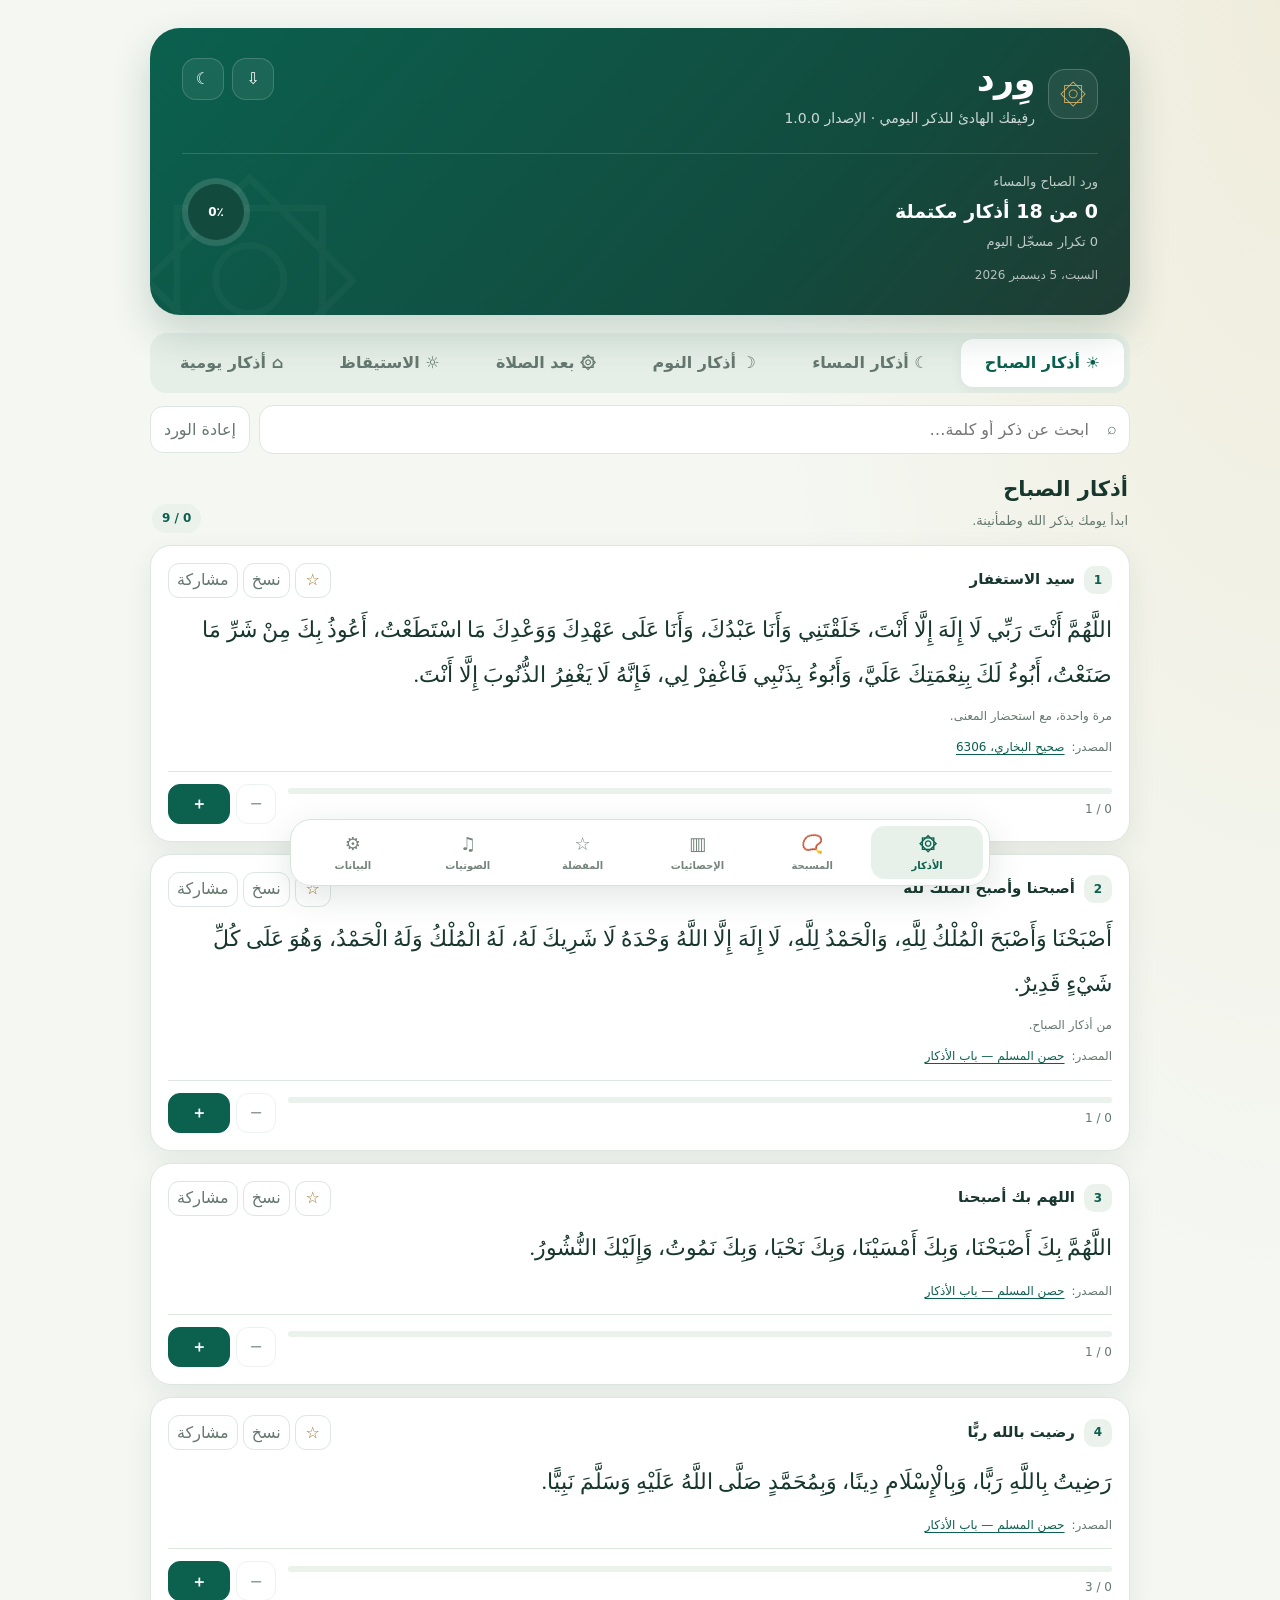
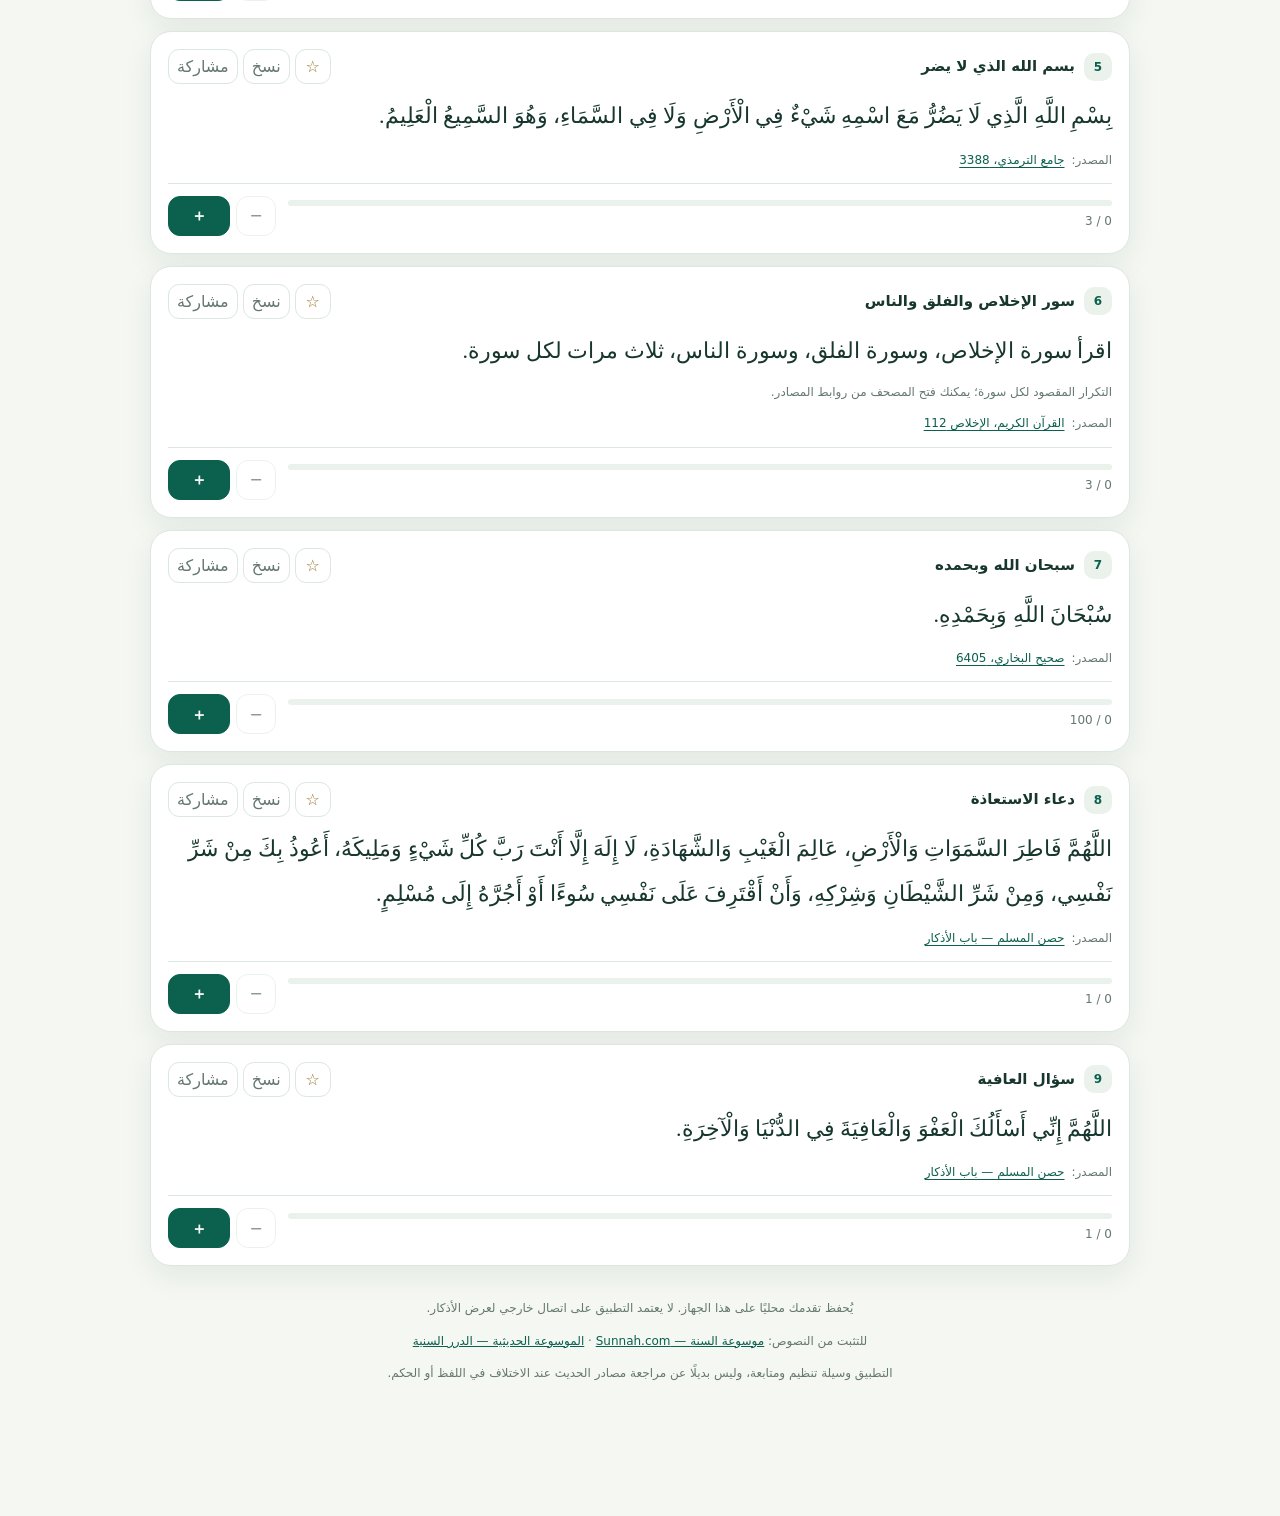
<file: index.html>
<!doctype html>
<html lang="ar" dir="rtl">
<head>
<meta charset="utf-8">
<meta name="viewport" content="width=device-width, initial-scale=1, viewport-fit=cover">
<meta name="theme-color" content="#0b5143">
<meta name="application-name" content="وِرد">
<meta name="color-scheme" content="light dark">
<link rel="icon" type="image/svg+xml" href="./icons/icon.svg">
<link rel="apple-touch-icon" href="./icons/icon-192.png">
<meta name="apple-mobile-web-app-capable" content="yes">
<meta name="apple-mobile-web-app-status-bar-style" content="black-translucent">
<link rel="manifest" href="./manifest.json">
<meta name="description" content="وِرد: مكتبة أذكار بمصادر، مسبحة رقمية، سجل يومي، صوتيات ونسخ احتياطي. يعمل دون اتصال بعد التثبيت والزيارة الأولى.">
<title>وِرد | رفيق الذكر اليومي — الإصدار 1.0.0</title>
<style>
:root{color-scheme:light;--bg:#f4f7f2;--surface:#fff;--soft:#eaf2eb;--text:#17372e;--muted:#65786f;--green:#0b604e;--green2:#074536;--gold:#d8b568;--line:#dce7df;--danger:#a33f3f;--shadow:0 10px 30px rgba(14,60,45,.07);--radius:22px}
*{box-sizing:border-box}html{scroll-behavior:smooth}body{margin:0;min-height:100vh;background:radial-gradient(ellipse at top right,rgba(216,181,104,.16),transparent 33rem),var(--bg);color:var(--text);font-family:system-ui,-apple-system,"Segoe UI",Tahoma,Arial,sans-serif;line-height:1.7;-webkit-tap-highlight-color:transparent}button,input,select,textarea{font:inherit}button{touch-action:manipulation}button:focus-visible,input:focus-visible,select:focus-visible,a:focus-visible{outline:3px solid #d8b568;outline-offset:3px}button{cursor:pointer}button:disabled{opacity:.55;cursor:not-allowed}.app{width:min(100% - 26px,980px);margin:auto;padding:18px 0 100px}.hero{position:relative;isolation:isolate;overflow:hidden;border-radius:30px;padding:24px;background:linear-gradient(132deg,#0b604e,#124b3e 68%,#203b32);color:white;box-shadow:0 18px 40px rgba(8,70,54,.19)}.hero:after{content:"۞";position:absolute;z-index:-1;left:-12px;bottom:-78px;font-size:230px;color:#ffffff08;line-height:1}.hero-top{display:flex;justify-content:space-between;align-items:flex-start;gap:16px}.brand{display:flex;gap:13px;align-items:center}.brand-icon{width:50px;height:50px;border:1px solid #ffffff33;border-radius:17px;display:grid;place-items:center;color:var(--gold);font-size:27px;background:#ffffff10}.brand h1{font-size:clamp(25px,5vw,35px);line-height:1.25;margin:0;letter-spacing:-.5px}.subtitle{margin:5px 0 0;color:#ffffffc9;font-size:14px}.hero-actions{display:flex;gap:8px}.ghost-icon{width:42px;height:42px;border-radius:14px;border:1px solid #ffffff2b;color:white;background:#ffffff10}.ghost-icon:hover{background:#ffffff20}.summary{display:grid;grid-template-columns:1fr auto;gap:14px;align-items:center;margin-top:22px;padding-top:17px;border-top:1px solid #ffffff26}.summary-label{font-size:13px;color:#ffffffb8}.summary strong{display:block;font-size:19px;margin-top:2px}.circle{--p:0%;width:68px;height:68px;border-radius:50%;display:grid;place-items:center;background:conic-gradient(var(--gold) var(--p),#ffffff20 0);position:relative}.circle:before{content:"";position:absolute;inset:6px;background:#124b3e;border-radius:50%}.circle span{position:relative;font-weight:800;font-size:12px}.date-line{margin-top:12px;color:#ffffffab;font-size:12px}
.view{display:none}.view.active{display:block}.category-tabs{display:flex;gap:8px;overflow:auto;padding:6px;margin:18px 0 12px;background:#e5eee7;border-radius:17px;scrollbar-width:thin}.category-tab{flex:1 0 auto;border:0;border-radius:12px;background:transparent;color:var(--muted);padding:10px 13px;font-weight:750;white-space:nowrap}.category-tab[aria-selected=true]{color:var(--green);background:var(--surface);box-shadow:0 3px 12px #204b3210}.toolbar{display:flex;gap:9px;align-items:center;margin:12px 0 18px}.search-wrap{position:relative;flex:1;min-width:0}.search-wrap span{position:absolute;right:13px;top:50%;transform:translateY(-50%);pointer-events:none;color:var(--muted)}.search{width:100%;min-height:46px;border:1px solid var(--line);border-radius:14px;background:var(--surface);color:var(--text);padding:10px 40px 10px 12px;outline:none}.search:focus{border-color:var(--green)}.outline-btn,.sub-btn{border:1px solid var(--line);color:var(--muted);background:var(--surface);border-radius:13px;padding:9px 13px;min-height:43px;white-space:nowrap}.section-title{display:flex;justify-content:space-between;align-items:end;gap:12px;margin:18px 2px 12px}.section-title h2{margin:0;font-size:21px}.section-title p{margin:3px 0 0;color:var(--muted);font-size:13px}.pill{display:inline-flex;align-items:center;border-radius:999px;background:var(--soft);color:var(--green);padding:4px 10px;font-size:12px;font-weight:750;white-space:nowrap}.dhikr-list{display:grid;gap:12px}.dhikr-card{border:1px solid var(--line);border-radius:21px;padding:17px;background:var(--surface);box-shadow:var(--shadow);transition:border-color .18s,transform .18s}.dhikr-card.done{border-color:#9ccdb2;background:linear-gradient(120deg,var(--surface),#f1f9f3)}.card-top{display:flex;align-items:center;justify-content:space-between;gap:10px;margin-bottom:9px}.card-name{display:flex;gap:9px;align-items:center;font-size:15px}.index-dot{width:28px;height:28px;display:grid;place-items:center;border-radius:10px;background:var(--soft);color:var(--green);font-size:12px;font-weight:800}.card-actions-top{display:flex;gap:5px}.icon-mini{min-width:36px;height:35px;padding:0 8px;border:1px solid var(--line);border-radius:11px;background:var(--surface);color:var(--muted)}.icon-mini.fav{color:#9b7628}.dhikr-text{font-family:"Traditional Arabic","Noto Naskh Arabic",Tahoma,serif;font-size:clamp(19px,3.5vw,22px);line-height:2.05;margin:0;white-space:pre-line}.dhikr-note{font-size:12px;color:var(--muted);margin:9px 0 0}.source-line{display:flex;gap:7px;align-items:center;flex-wrap:wrap;margin-top:11px;color:var(--muted);font-size:12px}.source-line a{color:var(--green);text-decoration:underline;text-underline-offset:3px}.card-footer{display:flex;align-items:center;gap:12px;border-top:1px solid var(--line);margin-top:13px;padding-top:12px}.progress-area{flex:1;min-width:0}.progress-track{height:6px;border-radius:99px;overflow:hidden;background:var(--soft)}.progress-track span{display:block;height:100%;width:0;background:linear-gradient(90deg,var(--green),#56a37b);transition:width .2s}.count-label{display:block;color:var(--muted);font-size:12px;margin-top:5px}.count-actions{display:flex;gap:6px}.small-btn{min-width:40px;min-height:40px;border:1px solid var(--line);border-radius:12px;background:var(--surface);color:var(--text)}.small-btn.add{min-width:62px;background:var(--green);border-color:var(--green);color:white;font-weight:800}.small-btn.add:hover,.primary:hover{background:var(--green2)}.empty{border:1px dashed var(--line);background:var(--surface);border-radius:18px;padding:25px;text-align:center;color:var(--muted)}
.panel{border:1px solid var(--line);border-radius:var(--radius);background:var(--surface);padding:19px;margin-top:17px;box-shadow:var(--shadow)}.panel h2,.panel h3{margin:0 0 5px}.panel p{color:var(--muted);margin:4px 0 12px;font-size:13px}.panel-head{display:flex;justify-content:space-between;gap:12px;align-items:start}.primary{border:0;border-radius:14px;background:var(--green);color:white;min-height:47px;padding:10px 17px;font-weight:800}.gold-btn{border:1px solid #d5b365;background:#fbf4df;color:#755519;border-radius:13px;min-height:42px;padding:8px 12px;font-weight:750}.danger-btn{border:1px solid #e5c5c5;background:#fff8f8;color:var(--danger);border-radius:13px;min-height:42px;padding:8px 12px}.field{display:flex;flex-direction:column;gap:5px;min-width:0}.field label,.label{font-size:13px;color:var(--muted);font-weight:700}.field input,.field select,.field textarea,select,input[type=text],input[type=number]{width:100%;min-height:44px;border:1px solid var(--line);border-radius:12px;padding:9px 11px;color:var(--text);background:var(--surface)}.grid-2{display:grid;grid-template-columns:repeat(2,minmax(0,1fr));gap:12px}.grid-3{display:grid;grid-template-columns:repeat(3,minmax(0,1fr));gap:10px}.tasbih-wrap{display:grid;grid-template-columns:minmax(0,1fr);gap:14px}.tasbih-orb{--p:0%;width:min(74vw,280px);aspect-ratio:1;margin:10px auto 5px;border-radius:50%;border:7px solid #dfc47d;background:radial-gradient(circle at 35% 28%,#1b785d,#084536 70%);box-shadow:inset 0 0 0 8px #ffffff12,0 13px 25px #07453620;display:flex;align-items:center;justify-content:center;flex-direction:column;color:white;user-select:none;touch-action:manipulation;transition:transform .12s}.tasbih-orb:active{transform:scale(.985)}.tasbih-orb .big-count{font-size:clamp(48px,14vw,76px);font-weight:850;line-height:1.1;font-variant-numeric:tabular-nums}.tasbih-orb .orb-label{font-size:15px;color:#ffffffd9;margin-top:7px}.phrase-preview{text-align:center;font-family:"Traditional Arabic",Tahoma,serif;font-size:22px;margin:8px 0 0}.tasbih-actions{display:flex;gap:8px;justify-content:center;flex-wrap:wrap}.quick-targets{display:flex;gap:7px;justify-content:center;flex-wrap:wrap;margin-top:10px}.target-chip{border:1px solid var(--line);background:var(--surface);border-radius:999px;padding:5px 12px;color:var(--muted)}.target-chip.active{background:var(--soft);border-color:#9dcab2;color:var(--green);font-weight:800}.stat-grid{display:grid;grid-template-columns:repeat(3,minmax(0,1fr));gap:10px}.stat-card{border:1px solid var(--line);border-radius:17px;padding:14px;background:var(--surface)}.stat-card .stat-icon{font-size:20px}.stat-card strong{display:block;font-size:23px;font-variant-numeric:tabular-nums;line-height:1.5}.stat-card span{font-size:12px;color:var(--muted)}.chart{display:grid;grid-template-columns:repeat(7,minmax(0,1fr));gap:8px;align-items:end;min-height:165px;padding-top:15px}.chart-col{display:flex;align-items:center;flex-direction:column;justify-content:end;gap:7px;height:150px}.bar-wrap{height:110px;width:100%;max-width:36px;display:flex;align-items:end;background:var(--soft);border-radius:9px;overflow:hidden}.bar{width:100%;min-height:2px;border-radius:9px;background:linear-gradient(0deg,var(--green),#64ac83)}.chart-label{font-size:11px;color:var(--muted)}.chart-num{font-size:11px;font-weight:800;color:var(--green)}.history-list{display:grid;gap:8px}.history-row{display:flex;justify-content:space-between;align-items:center;gap:12px;padding:12px;border:1px solid var(--line);border-radius:13px}.history-row strong{display:block}.history-row span{font-size:12px;color:var(--muted)}.settings-list{display:grid;gap:12px}.setting-row{display:flex;justify-content:space-between;align-items:center;gap:14px;padding:12px 0;border-bottom:1px solid var(--line)}.setting-row:last-child{border-bottom:0}.setting-row p{margin:2px 0 0}.switch{width:45px;height:26px;appearance:none;border-radius:99px;background:#cbd6cf;position:relative;flex:0 0 auto;cursor:pointer}.switch:before{content:"";position:absolute;top:3px;right:3px;width:20px;height:20px;border-radius:50%;background:white;box-shadow:0 1px 4px #0002;transition:transform .18s}.switch:checked{background:var(--green)}.switch:checked:before{transform:translateX(-19px)}.file-pick{display:inline-flex;align-items:center;gap:8px;justify-content:center;border:1px solid var(--line);border-radius:13px;background:var(--surface);color:var(--text);padding:10px 14px;min-height:44px;cursor:pointer}.file-pick input{max-width:100%}.audio-player{width:100%;margin:12px 0}.notice{padding:12px 14px;border-radius:13px;background:var(--soft);color:var(--muted);font-size:13px}.notice strong{color:var(--text)}.toast{position:fixed;z-index:100;bottom:calc(86px + env(safe-area-inset-bottom));left:50%;transform:translate(-50%,15px);opacity:0;pointer-events:none;transition:.2s;background:#163c31;color:white;padding:10px 16px;border-radius:999px;box-shadow:0 8px 25px #0002;max-width:calc(100% - 30px);font-size:13px;text-align:center}.toast.show{opacity:1;transform:translate(-50%,0)}.bottom-nav{position:fixed;z-index:50;left:50%;transform:translateX(-50%);bottom:max(8px,env(safe-area-inset-bottom));width:min(calc(100% - 18px),700px);display:grid;grid-template-columns:repeat(6,minmax(0,1fr));gap:3px;padding:6px;border:1px solid #d6e3d9;border-radius:21px;background:#fffffff2;box-shadow:0 10px 36px #153c2c22;backdrop-filter:blur(14px)}.nav-btn{display:flex;flex-direction:column;justify-content:center;align-items:center;gap:1px;min-width:0;min-height:53px;border:0;border-radius:14px;background:transparent;color:#75857b;font-size:10px;font-weight:750;padding:5px 1px}.nav-btn .nav-icon{font-size:18px;line-height:1.4}.nav-btn.active{background:#e7f1e9;color:var(--green)}.footer{text-align:center;color:var(--muted);font-size:12px;padding:20px 7px}.footer a{color:var(--green)}
body.dark{color-scheme:dark;--bg:#101a16;--surface:#17241e;--soft:#20372b;--text:#e5eee7;--muted:#a7b7ac;--green:#59ad87;--green2:#3c916a;--line:#2d4337;--shadow:0 10px 30px #0002;background:radial-gradient(ellipse at top right,#7a64200e,transparent 33rem),var(--bg)}body.dark .category-tabs{background:#1b2a21}body.dark .category-tab[aria-selected=true]{background:#25372b;color:#b8e6ca}body.dark .dhikr-card.done{background:linear-gradient(120deg,var(--surface),#1b3426)}body.dark .counter-badge,body.dark .pill{background:#23392c}body.dark .tasbih-orb{background:radial-gradient(circle at 35% 28%,#247657,#082d23)}body.dark .bottom-nav{background:#14221cf2;border-color:#2d4337}body.dark .nav-btn.active{background:#20392b;color:#b6e4c8}body.dark .gold-btn{background:#3b321d;color:#ead18b;border-color:#7a6530}body.dark .danger-btn{background:#351f20;color:#f0b7b7;border-color:#684043}body.dark .dhikr-card.done{border-color:#4a8364}
@media(min-width:760px){.app{padding-top:28px}.hero{padding:30px 32px}.library-grid{display:grid;grid-template-columns:1fr 1fr;gap:12px}.dhikr-list{align-content:start}.panel-grid{display:grid;grid-template-columns:1fr 1fr;gap:14px}.panel-grid .panel{margin-top:0}.tasbih-layout{display:grid;grid-template-columns:1fr 1fr;align-items:center}.tasbih-layout .right-col{max-width:360px;margin:auto}.tasbih-layout .left-col{align-self:center}.bottom-nav{bottom:14px}.toast{bottom:90px}}
@media(max-width:430px){.app{width:calc(100% - 18px);padding-top:9px}.hero{border-radius:23px;padding:19px 16px}.brand-icon{width:43px;height:43px;flex-basis:43px}.hero-actions .ghost-icon{width:38px;height:38px;flex-basis:38px}.summary strong{font-size:17px}.toolbar{gap:6px}.outline-btn{padding:8px 10px}.dhikr-card{padding:14px}.card-name{font-size:14px}.dhikr-text{font-size:19px}.grid-2{grid-template-columns:1fr}.stat-grid{gap:7px}.stat-card{padding:10px}.stat-card strong{font-size:20px}.bottom-nav{width:calc(100% - 12px);bottom:max(5px,env(safe-area-inset-bottom));}.nav-btn{font-size:9px;min-height:49px}.nav-btn .nav-icon{font-size:16px}}
@media(prefers-reduced-motion:reduce){*,*:before,*:after{scroll-behavior:auto!important;transition-duration:.01ms!important;animation-duration:.01ms!important}}
</style>

</head>
<body>
<main class="app">
<header class="hero">
 <div class="hero-top"><div class="brand"><div class="brand-icon" aria-hidden="true">۞</div><div><h1>وِرد</h1><p class="subtitle">رفيقك الهادئ للذكر اليومي · الإصدار 1.0.0</p></div></div>
 <div class="hero-actions"><button class="ghost-icon" id="installBtn" type="button" title="تثبيت التطبيق" aria-label="تثبيت التطبيق">⇩</button><button class="ghost-icon" id="themeBtn" type="button" title="تبديل المظهر" aria-label="تبديل المظهر">☾</button></div></div>
 <div class="summary"><div><div class="summary-label" id="summaryCaption">ورد اليوم</div><strong id="summaryText">0 من 0 أذكار مكتملة</strong><div class="summary-label" id="summaryExtra" style="margin-top:4px">خطوة صغيرة في يومك 🌿</div></div><div class="circle" id="overallCircle" role="progressbar" aria-label="إنجاز الورد اليومي" aria-valuemin="0" aria-valuemax="100" aria-valuenow="0"><span id="summaryPercent">0٪</span></div></div>
 <div class="date-line" id="todayDate"></div>
</header>
<section class="view active" id="libraryView" aria-labelledby="libraryTitle">
 <nav class="category-tabs" id="categoryTabs" aria-label="أقسام الأذكار"></nav>
 <div class="toolbar"><label class="search-wrap"><span aria-hidden="true">⌕</span><input id="searchInput" class="search" type="search" placeholder="ابحث عن ذكر أو كلمة…" aria-label="ابحث في الأذكار"></label><button class="outline-btn" id="resetCategory" type="button">إعادة الورد</button></div>
 <div class="section-title"><div><h2 id="libraryTitle">أذكار الصباح</h2><p id="librarySubtitle">ابدأ يومك بذكر الله وطمأنينة</p></div><span class="pill" id="categoryProgress">0 / 0</span></div>
 <div class="dhikr-list" id="dhikrList" aria-live="polite"></div>
</section>
<section class="view" id="tasbihView"><div class="section-title"><div><h2>المسبحة الإلكترونية</h2><p>عداد قابل للتخصيص ويحفظ تقدمك تلقائيًا.</p></div><span class="pill">📿 تسبيح</span></div>
 <div class="panel"><div class="tasbih-layout"><div class="right-col"><div class="field"><label for="tasbihPhrase">الذكر الحالي</label><select id="tasbihPhrase"><option value="سُبْحَانَ اللَّهِ">سبحان الله</option><option value="الْحَمْدُ لِلَّهِ">الحمد لله</option><option value="اللَّهُ أَكْبَرُ">الله أكبر</option><option value="أَسْتَغْفِرُ اللَّهَ">أستغفر الله</option><option value="لَا إِلَهَ إِلَّا اللَّهُ">لا إله إلا الله</option><option value="سُبْحَانَ اللَّهِ وَبِحَمْدِهِ">سبحان الله وبحمده</option><option value="custom">ذكر مخصص…</option></select></div><div class="field" id="customPhraseWrap" hidden style="margin-top:10px"><label for="customPhrase">اكتب ذكرك</label><input id="customPhrase" type="text" maxlength="120" placeholder="اكتب الذكر هنا"><button class="sub-btn" type="button" id="saveCustomPhrase">استخدام الذكر</button></div><div class="field" style="margin-top:12px"><label for="targetSelect">هدف الجولة</label><select id="targetSelect"><option value="33">33 مرة</option><option value="99">99 مرة</option><option value="100">100 مرة</option><option value="custom">هدف مخصص</option></select></div><div class="field" id="customTargetWrap" hidden style="margin-top:10px"><label for="customTarget">الهدف (1–10000)</label><input id="customTarget" type="number" min="1" max="10000" value="33"><button class="sub-btn" id="saveCustomTarget" type="button">حفظ الهدف</button></div><div class="setting-row"><div><strong>اهتزاز عند الضغط</strong><p>إذا كان جهازك يدعم الاهتزاز.</p></div><input class="switch" id="vibrationSwitch" type="checkbox" aria-label="تفعيل الاهتزاز"></div></div>
 <div class="left-col"><button class="tasbih-orb" id="tasbihAdd" type="button" aria-label="زيادة عداد التسبيح"><span class="big-count" id="tasbihCount">0</span><span class="orb-label">اضغط للتسبيح</span></button><div class="phrase-preview" id="tasbihPreview">سُبْحَانَ اللَّهِ</div><div class="quick-targets"><button class="target-chip" data-target="33" type="button">33</button><button class="target-chip" data-target="99" type="button">99</button><button class="target-chip" data-target="100" type="button">100</button></div><div class="tasbih-actions" style="margin-top:15px"><button class="primary" id="tasbihUndo" type="button">− تراجع</button><button class="gold-btn" id="tasbihReset" type="button">إعادة الجولة</button></div><p id="tasbihTargetLabel" style="text-align:center;margin-top:10px">الهدف: 33</p><div class="progress-track"><span id="tasbihProgress"></span></div></div></div></div>
</section>
<section class="view" id="statsView"><div class="section-title"><div><h2>إحصائياتك</h2><p>ملخص محلي لتقدمك؛ لا تُرسل بياناتك إلى أي خادم.</p></div><span class="pill">📈 سجل يومي</span></div><div class="stat-grid"><div class="stat-card"><div class="stat-icon">🌿</div><strong id="statDhikr">0</strong><span>تكرارات الأذكار اليوم</span></div><div class="stat-card"><div class="stat-icon">📿</div><strong id="statTasbih">0</strong><span>تسبيحات اليوم</span></div><div class="stat-card"><div class="stat-icon">✓</div><strong id="statComplete">0</strong><span>أذكار أتممتها اليوم</span></div></div><div class="panel"><h3>آخر سبعة أيام</h3><p>عدد التسبيحات وتكرارات الأذكار المسجلة محليًا.</p><div class="chart" id="weekChart" aria-label="مخطط نشاط آخر سبعة أيام"></div></div><div class="panel"><div class="panel-head"><div><h3>سجل الأيام</h3><p>يُحفظ كل يوم في سجله ولا يُحذف تلقائيًا.</p></div><button class="outline-btn" id="exportStats" type="button">تصدير البيانات</button></div><div id="historyList" class="history-list"></div></div></section>
<section class="view" id="audioView"><div class="section-title"><div><h2>الصوتيات</h2><p>استمع إلى تسجيلات الأذكار أو شغّل ملفًا صوتيًا من جهازك.</p></div><span class="pill">♪ صوت</span></div><div class="panel"><h3>تشغيل ملف صوتي من جهازك</h3><p>يمكنك اختيار ملف أذكار أو تلاوة محفوظ لديك. لا يُرفع الملف إلى الإنترنت، لكنه لا يُضمّن تلقائيًا داخل ملف التطبيق.</p><label class="file-pick" for="audioFile">اختيار ملف صوتي</label><input id="audioFile" type="file" accept="audio/*" hidden><div id="audioFileName" class="notice" style="margin-top:12px">لم يتم اختيار ملف بعد.</div><audio id="audioPlayer" class="audio-player" controls preload="metadata" hidden></audio><button class="sub-btn" id="clearAudio" type="button" hidden>إزالة الملف</button></div><div class="panel" id="recordedAudioPanel"><h3>تسجيلات أذكار بصوت قارئ</h3><p>تسجيلات بشرية من موقع IslamHouse. شغّلها من مشغل التطبيق؛ وإذا منع المتصفح البث فافتح صفحة المصدر. هذه التسجيلات تحتاج إلى الإنترنت.</p><div class="field"><label for="recordingSelect">اختر التسجيل</label><select id="recordingSelect">
<option value="morning34">أذكار الصباح — إصدار 1434هـ (31.8 MB)</option>
<option value="morning32">أذكار الصباح — إصدار 1432هـ (19 MB)</option>
<option value="morning19">أذكار الصباح — إصدار 1419هـ (17.7 MB)</option>
<option value="evening34">أذكار المساء — إصدار 1434هـ (23 MB)</option>
<option value="evening32">أذكار المساء — إصدار 1432هـ (19.5 MB)</option>
<option value="evening19">أذكار المساء — إصدار 1419هـ (18.3 MB)</option>
<option value="waking">أذكار الاستيقاظ من النوم (990 KB)</option>
<option value="homeMosque">الخروج من المنزل والذهاب إلى المسجد ودخوله (1.1 MB)</option>
<option value="duas">أدعية متنوعة مختارة (5.3 MB)</option>
</select></div><div class="tasbih-actions" style="justify-content:flex-start;margin-top:12px"><button class="primary" id="playRecordedBtn" type="button">▶ تشغيل التسجيل</button><a class="file-pick" id="recordingSource" href="https://islamhouse.com/ar/audios/92368/" target="_blank" rel="noopener noreferrer">فتح صفحة المصدر</a><a class="file-pick" id="recordingDirectLink" href="https://d1.islamhouse.com/data/ar/ih_sounds/chain_01/Mishari_Raashid/Azkar_AlSba7_w_AlMsa/ar_1434_Azkar_AlSba7.mp3" target="_blank" rel="noopener noreferrer">فتح ملف MP3 مباشرة</a></div><audio id="recordedPlayer" class="audio-player" controls playsinline preload="none" aria-label="مشغل تسجيلات الأذكار" hidden></audio><div id="recordingStatus" class="notice" role="status" aria-live="polite">اختر التسجيل ثم اضغط تشغيل. إذا فشل البث، استخدم رابط صفحة المصدر أو رابط MP3 المباشر.</div><p style="margin-top:10px">المواد من <a href="https://islamhouse.com/ar/audios/92368/" target="_blank" rel="noopener noreferrer">أذكار الصباح</a> و<a href="https://islamhouse.com/ar/audios/327603/" target="_blank" rel="noopener noreferrer">أذكار المساء</a> و<a href="https://islamhouse.com/ar/audios/171286/" target="_blank" rel="noopener noreferrer">أذكار الاستيقاظ</a> و<a href="https://islamhouse.com/ar/audios/171287/" target="_blank" rel="noopener noreferrer">أذكار المنزل والمسجد</a> و<a href="https://islamhouse.com/ar/audios/720656/" target="_blank" rel="noopener noreferrer">أدعية متنوعة</a> — IslamHouse.</p></div></section>
<section class="view" id="dataView"><div class="section-title"><div><h2>البيانات والإعدادات</h2><p>تحكّم في بياناتك المحلية واحفظ نسخة احتياطية.</p></div><span class="pill">🔒 محلي</span></div><div class="panel"><h3>نسخة احتياطية</h3><p>يشمل الملف الإعدادات والمفضلة والعدادات وسجلات الأيام. احتفظ به في مكان آمن.</p><div class="grid-2"><button class="primary" id="backupBtn" type="button">⬇ تصدير نسخة احتياطية</button><label class="file-pick" for="restoreFile">↥ استعادة من ملف JSON<input id="restoreFile" type="file" accept="application/json,.json" hidden></label></div><p id="backupInfo" class="notice" style="margin-top:12px">آخر حفظ يتم تلقائيًا على هذا الجهاز. يظل النسخ الاحتياطي مهمًا عند حذف بيانات المتصفح.</p></div><div class="panel"><h3>التثبيت والعمل دون إنترنت</h3><p id="pwaStatus">يمكن استخدام التطبيق مباشرة. يتطلب التثبيت والعمل دون إنترنت كـ PWA فتحه من موقع HTTPS أو localhost.</p><button class="primary" id="installBtn2" type="button">تثبيت وِرد</button><div class="notice" style="margin-top:12px">عند الاستخدام من ملف HTML مباشرة، قد لا يسمح المتصفح بالتثبيت أو تشغيل Service Worker. استخدم حزمة PWA المرفقة وارفعها إلى استضافة HTTPS أو شغّلها على localhost.</div></div><div class="panel"><h3>الخصوصية والتخزين</h3><div class="settings-list"><div class="setting-row"><div><strong>الوضع الداكن</strong><p>تغيير ألوان التطبيق لتناسب الإضاءة المنخفضة.</p></div><input class="switch" id="darkSwitch" type="checkbox" aria-label="الوضع الداكن"></div><div class="setting-row"><div><strong>الاهتزاز</strong><p>اهتزاز قصير مع التسبيح إذا دعم الجهاز ذلك.</p></div><input class="switch" id="vibrationSwitch2" type="checkbox" aria-label="الاهتزاز"></div></div><button class="danger-btn" id="clearAllData" type="button">حذف كل بيانات التطبيق من هذا المتصفح</button></div></section>
<section class="view" id="favoritesView"><div class="section-title"><div><h2>الأذكار المفضلة</h2><p>قائمة تجمع الأذكار التي حفظتها بنجمة.</p></div><span class="pill" id="favoritesCount">0 ذكر</span></div><div class="toolbar"><label class="search-wrap"><span aria-hidden="true">⌕</span><input id="favoriteSearch" class="search" type="search" placeholder="ابحث في المفضلة…" aria-label="ابحث في المفضلة"></label></div><div class="dhikr-list" id="favoriteList"></div></section>
<footer class="footer"><p>يُحفظ تقدمك محليًا على هذا الجهاز. لا يعتمد التطبيق على اتصال خارجي لعرض الأذكار.</p><p>للتثبت من النصوص: <a href="https://sunnah.com/" target="_blank" rel="noopener noreferrer">موسوعة السنة — Sunnah.com</a> · <a href="https://dorar.net/hadith" target="_blank" rel="noopener noreferrer">الموسوعة الحديثية — الدرر السنية</a></p><p>التطبيق وسيلة تنظيم ومتابعة، وليس بديلًا عن مراجعة مصادر الحديث عند الاختلاف في اللفظ أو الحكم.</p></footer>
</main>
<nav class="bottom-nav" aria-label="التنقل الرئيسي"><button class="nav-btn active" data-view="libraryView" type="button"><span class="nav-icon">۞</span><span>الأذكار</span></button><button class="nav-btn" data-view="tasbihView" type="button"><span class="nav-icon">📿</span><span>المسبحة</span></button><button class="nav-btn" data-view="statsView" type="button"><span class="nav-icon">▥</span><span>الإحصائيات</span></button><button class="nav-btn" data-view="favoritesView" type="button"><span class="nav-icon">☆</span><span>المفضلة</span></button><button class="nav-btn" data-view="audioView" type="button"><span class="nav-icon">♫</span><span>الصوتيات</span></button><button class="nav-btn" data-view="dataView" type="button"><span class="nav-icon">⚙</span><span>البيانات</span></button></nav>
<div class="toast" id="toast" role="status" aria-live="polite"></div>
<script>
'use strict';
(() => {
const STORE_KEY='azkari-premium-v3';
const SOURCES={bukhari6306:{label:'صحيح البخاري، 6306',url:'https://sunnah.com/bukhari:6306'},bukhari6405:{label:'صحيح البخاري، 6405',url:'https://sunnah.com/bukhari:6405'},bukhari5017:{label:'صحيح البخاري، 5017',url:'https://sunnah.com/bukhari:5017'},abu5088:{label:'سنن أبي داود، 5088',url:'https://sunnah.com/abudawud:5088'},tirmidhi3388:{label:'جامع الترمذي، 3388',url:'https://sunnah.com/tirmidhi:3388'},muslim2708:{label:'صحيح مسلم، 2708',url:'https://sunnah.com/muslim:2708a'},quran255:{label:'القرآن الكريم، البقرة 255',url:'https://quran.com/2/255'},quranlast:{label:'القرآن الكريم، البقرة 285–286',url:'https://quran.com/2/285-286'},quran112:{label:'القرآن الكريم، الإخلاص 112',url:'https://quran.com/112'},quran113:{label:'القرآن الكريم، الفلق 113',url:'https://quran.com/113'},quran114:{label:'القرآن الكريم، الناس 114',url:'https://quran.com/114'},adab604:{label:'الأدب المفرد، 604',url:'https://sunnah.com/adab:604'},hisn:{label:'حصن المسلم — باب الأذكار',url:'https://hisnmuslim.com/'},bukhari6312:{label:'صحيح البخاري، 6312',url:'https://sunnah.com/bukhari:6312'},muslim713:{label:'صحيح مسلم، 713',url:'https://sunnah.com/muslim:713'},muslim234:{label:'صحيح مسلم، 234',url:'https://sunnah.com/muslim:234'},abu5095:{label:'سنن أبي داود، 5095',url:'https://sunnah.com/abudawud:5095'},tirmidhi3458:{label:'جامع الترمذي، 3458',url:'https://sunnah.com/tirmidhi:3458'},quran2187:{label:'القرآن الكريم، الأنبياء 21:87',url:'https://quran.com/21/87'},quran4313:{label:'القرآن الكريم، الزخرف 43:13–14',url:'https://quran.com/43/13-14'},quran241:{label:'القرآن الكريم، النور 24:61',url:'https://quran.com/24/61'} };
const morning=[
{id:'m-sayyid',category:'morning',title:'سيد الاستغفار',text:'اللَّهُمَّ أَنْتَ رَبِّي لَا إِلَهَ إِلَّا أَنْتَ، خَلَقْتَنِي وَأَنَا عَبْدُكَ، وَأَنَا عَلَى عَهْدِكَ وَوَعْدِكَ مَا اسْتَطَعْتُ، أَعُوذُ بِكَ مِنْ شَرِّ مَا صَنَعْتُ، أَبُوءُ لَكَ بِنِعْمَتِكَ عَلَيَّ، وَأَبُوءُ بِذَنْبِي فَاغْفِرْ لِي، فَإِنَّهُ لَا يَغْفِرُ الذُّنُوبَ إِلَّا أَنْتَ.',target:1,source:'bukhari6306',note:'مرة واحدة، مع استحضار المعنى.'},
{id:'m-kingdom',category:'morning',title:'أصبحنا وأصبح الملك لله',text:'أَصْبَحْنَا وَأَصْبَحَ الْمُلْكُ لِلَّهِ، وَالْحَمْدُ لِلَّهِ، لَا إِلَهَ إِلَّا اللَّهُ وَحْدَهُ لَا شَرِيكَ لَهُ، لَهُ الْمُلْكُ وَلَهُ الْحَمْدُ، وَهُوَ عَلَى كُلِّ شَيْءٍ قَدِيرٌ.',target:1,source:'hisn',note:'من أذكار الصباح.'},
{id:'m-by-you',category:'morning',title:'اللهم بك أصبحنا',text:'اللَّهُمَّ بِكَ أَصْبَحْنَا، وَبِكَ أَمْسَيْنَا، وَبِكَ نَحْيَا، وَبِكَ نَمُوتُ، وَإِلَيْكَ النُّشُورُ.',target:1,source:'hisn'},
{id:'m-pleased',category:'morning',title:'رضيت بالله ربًّا',text:'رَضِيتُ بِاللَّهِ رَبًّا، وَبِالْإِسْلَامِ دِينًا، وَبِمُحَمَّدٍ صَلَّى اللَّهُ عَلَيْهِ وَسَلَّمَ نَبِيًّا.',target:3,source:'hisn'},
{id:'m-protection',category:'morning',title:'بسم الله الذي لا يضر',text:'بِسْمِ اللَّهِ الَّذِي لَا يَضُرُّ مَعَ اسْمِهِ شَيْءٌ فِي الْأَرْضِ وَلَا فِي السَّمَاءِ، وَهُوَ السَّمِيعُ الْعَلِيمُ.',target:3,source:'tirmidhi3388'},
{id:'m-ikhlas',category:'morning',title:'سور الإخلاص والفلق والناس',text:'اقرأ سورة الإخلاص، وسورة الفلق، وسورة الناس، ثلاث مرات لكل سورة.',target:3,source:'quran112',note:'التكرار المقصود لكل سورة؛ يمكنك فتح المصحف من روابط المصادر.'},
{id:'m-subhan100',category:'morning',title:'سبحان الله وبحمده',text:'سُبْحَانَ اللَّهِ وَبِحَمْدِهِ.',target:100,source:'bukhari6405'},
{id:'m-fater',category:'morning',title:'دعاء الاستعاذة',text:'اللَّهُمَّ فَاطِرَ السَّمَوَاتِ وَالْأَرْضِ، عَالِمَ الْغَيْبِ وَالشَّهَادَةِ، لَا إِلَهَ إِلَّا أَنْتَ رَبَّ كُلِّ شَيْءٍ وَمَلِيكَهُ، أَعُوذُ بِكَ مِنْ شَرِّ نَفْسِي، وَمِنْ شَرِّ الشَّيْطَانِ وَشِرْكِهِ، وَأَنْ أَقْتَرِفَ عَلَى نَفْسِي سُوءًا أَوْ أَجُرَّهُ إِلَى مُسْلِمٍ.',target:1,source:'hisn'},
{id:'m-wellbeing',category:'morning',title:'سؤال العافية',text:'اللَّهُمَّ إِنِّي أَسْأَلُكَ الْعَفْوَ وَالْعَافِيَةَ فِي الدُّنْيَا وَالْآخِرَةِ.',target:1,source:'hisn'}
];
const evening=[
{id:'e-sayyid',category:'evening',title:'سيد الاستغفار',text:morning[0].text,target:1,source:'bukhari6306',note:'مرة واحدة، مع استحضار المعنى.'},
{id:'e-kingdom',category:'evening',title:'أمسينا وأمسى الملك لله',text:'أَمْسَيْنَا وَأَمْسَى الْمُلْكُ لِلَّهِ، وَالْحَمْدُ لِلَّهِ، لَا إِلَهَ إِلَّا اللَّهُ وَحْدَهُ لَا شَرِيكَ لَهُ، لَهُ الْمُلْكُ وَلَهُ الْحَمْدُ، وَهُوَ عَلَى كُلِّ شَيْءٍ قَدِيرٌ.',target:1,source:'hisn'},
{id:'e-by-you',category:'evening',title:'اللهم بك أمسينا',text:'اللَّهُمَّ بِكَ أَمْسَيْنَا، وَبِكَ أَصْبَحْنَا، وَبِكَ نَحْيَا، وَبِكَ نَمُوتُ، وَإِلَيْكَ الْمَصِيرُ.',target:1,source:'hisn'},
{id:'e-pleased',category:'evening',title:'رضيت بالله ربًّا',text:morning[3].text,target:3,source:'hisn'},
{id:'e-protection',category:'evening',title:'بسم الله الذي لا يضر',text:morning[4].text,target:3,source:'tirmidhi3388'},
{id:'e-ikhlas',category:'evening',title:'سور الإخلاص والفلق والناس',text:morning[5].text,target:3,source:'quran112',note:'التكرار المقصود لكل سورة.'},
{id:'e-subhan100',category:'evening',title:'سبحان الله وبحمده',text:morning[6].text,target:100,source:'bukhari6405'},
{id:'e-protect',category:'evening',title:'أعوذ بكلمات الله التامات',text:'أَعُوذُ بِكَلِمَاتِ اللَّهِ التَّامَّاتِ مِنْ شَرِّ مَا خَلَقَ.',target:3,source:'muslim2708',note:'ورد أصل الذكر في صحيح مسلم؛ تختلف الأعداد بحسب الموضع والرواية.'},
{id:'e-wellbeing',category:'evening',title:'سؤال العافية',text:morning[8].text,target:1,source:'hisn'}
];
const sleep=[
{id:'s-kursi',category:'sleep',title:'آية الكرسي',text:'اللَّهُ لَا إِلَٰهَ إِلَّا هُوَ الْحَيُّ الْقَيُّومُ ۚ لَا تَأْخُذُهُ سِنَةٌ وَلَا نَوْمٌ ۚ لَهُ مَا فِي السَّمَاوَاتِ وَمَا فِي الْأَرْضِ ۗ مَنْ ذَا الَّذِي يَشْفَعُ عِنْدَهُ إِلَّا بِإِذْنِهِ ۚ يَعْلَمُ مَا بَيْنَ أَيْدِيهِمْ وَمَا خَلْفَهُمْ ۖ وَلَا يُحِيطُونَ بِشَيْءٍ مِنْ عِلْمِهِ إِلَّا بِمَا شَاءَ ۚ وَسِعَ كُرْسِيُّهُ السَّمَاوَاتِ وَالْأَرْضَ ۖ وَلَا يَئُودُهُ حِفْظُهُمَا ۚ وَهُوَ الْعَلِيُّ الْعَظِيمُ.',target:1,source:'quran255',note:'سورة البقرة، الآية 255.'},
{id:'s-last-baqara',category:'sleep',title:'خواتيم سورة البقرة',text:'آمَنَ الرَّسُولُ بِمَا أُنْزِلَ إِلَيْهِ مِنْ رَبِّهِ وَالْمُؤْمِنُونَ ۚ كُلٌّ آمَنَ بِاللَّهِ وَمَلَائِكَتِهِ وَكُتُبِهِ وَرُسُلِهِ لَا نُفَرِّقُ بَيْنَ أَحَدٍ مِنْ رُسُلِهِ ۚ وَقَالُوا سَمِعْنَا وَأَطَعْنَا غُفْرَانَكَ رَبَّنَا وَإِلَيْكَ الْمَصِيرُ. لَا يُكَلِّفُ اللَّهُ نَفْسًا إِلَّا وُسْعَهَا ۚ لَهَا مَا كَسَبَتْ وَعَلَيْهَا مَا اكْتَسَبَتْ ۗ رَبَّنَا لَا تُؤَاخِذْنَا إِنْ نَسِينَا أَوْ أَخْطَأْنَا ۚ رَبَّنَا وَلَا تَحْمِلْ عَلَيْنَا إِصْرًا كَمَا حَمَلْتَهُ عَلَى الَّذِينَ مِنْ قَبْلِنَا ۚ رَبَّنَا وَلَا تُحَمِّلْنَا مَا لَا طَاقَةَ لَنَا بِهِ ۖ وَاعْفُ عَنَّا وَاغْفِرْ لَنَا وَارْحَمْنَا ۚ أَنْتَ مَوْلَانَا فَانْصُرْنَا عَلَى الْقَوْمِ الْكَافِرِينَ.',target:1,source:'quranlast',note:'سورة البقرة، الآيتان 285 و286.'},
{id:'s-three',category:'sleep',title:'الإخلاص والمعوذتان',text:'اقرأ سورة الإخلاص، وسورة الفلق، وسورة الناس، ثم انفث في كفيك وامسح ما استطعت من جسدك؛ ثلاث مرات.',target:3,source:'bukhari5017',note:'من هدي النبي ﷺ عند النوم؛ راجع المصدر لتفاصيل الرواية.'},
{id:'s-bismika',category:'sleep',title:'باسمك ربي وضعت جنبي',text:'بِاسْمِكَ رَبِّي وَضَعْتُ جَنْبِي، وَبِكَ أَرْفَعُهُ، فَإِنْ أَمْسَكْتَ نَفْسِي فَارْحَمْهَا، وَإِنْ أَرْسَلْتَهَا فَاحْفَظْهَا بِمَا تَحْفَظُ بِهِ عِبَادَكَ الصَّالِحِينَ.',target:1,source:'hisn'},
{id:'s-fatima',category:'sleep',title:'تسبيح النوم',text:'سُبْحَانَ اللَّهِ 33 مرة، وَالْحَمْدُ لِلَّهِ 33 مرة، وَاللَّهُ أَكْبَرُ 34 مرة.',target:1,source:'hisn',note:'تُعرض هنا كجولة واحدة؛ يمكن متابعة كل صيغة في المسبحة.'}
];
const prayer=[
{id:'p-istighfar',category:'prayer',title:'الاستغفار بعد الصلاة',text:'أَسْتَغْفِرُ اللَّهَ.',target:3,source:'hisn',note:'ثلاث مرات بعد السلام.'},
{id:'p-salam',category:'prayer',title:'اللهم أنت السلام',text:'اللَّهُمَّ أَنْتَ السَّلَامُ، وَمِنْكَ السَّلَامُ، تَبَارَكْتَ يَا ذَا الْجَلَالِ وَالْإِكْرَامِ.',target:1,source:'hisn'},
{id:'p-subhan',category:'prayer',title:'سبحان الله',text:'سُبْحَانَ اللَّهِ.',target:33,source:'hisn'},
{id:'p-hamd',category:'prayer',title:'الحمد لله',text:'الْحَمْدُ لِلَّهِ.',target:33,source:'hisn'},
{id:'p-akbar',category:'prayer',title:'الله أكبر',text:'اللَّهُ أَكْبَرُ.',target:33,source:'hisn'},
{id:'p-tahlil',category:'prayer',title:'تمام المئة',text:'لَا إِلَهَ إِلَّا اللَّهُ وَحْدَهُ لَا شَرِيكَ لَهُ، لَهُ الْمُلْكُ وَلَهُ الْحَمْدُ، وَهُوَ عَلَى كُلِّ شَيْءٍ قَدِيرٌ.',target:1,source:'hisn'}
];
const waking=[
{id:'w-awake',category:'waking',title:'الحمد لله الذي أحيانا',text:'الْحَمْدُ لِلَّهِ الَّذِي أَحْيَانَا بَعْدَ مَا أَمَاتَنَا وَإِلَيْهِ النُّشُورُ.',target:1,source:'bukhari6312',note:'يقال عند الاستيقاظ من النوم.'},
{id:'w-ghufran',category:'waking',title:'دعاء الاستيقاظ',text:'لَا إِلَهَ إِلَّا اللَّهُ وَحْدَهُ لَا شَرِيكَ لَهُ، لَهُ الْمُلْكُ وَلَهُ الْحَمْدُ، وَهُوَ عَلَى كُلِّ شَيْءٍ قَدِيرٌ، سُبْحَانَ اللَّهِ، وَالْحَمْدُ لِلَّهِ، وَلَا إِلَهَ إِلَّا اللَّهُ، وَاللَّهُ أَكْبَرُ، وَلَا حَوْلَ وَلَا قُوَّةَ إِلَّا بِاللَّهِ.',target:1,source:'hisn',note:'ذكر وارد في أذكار الاستيقاظ؛ راجع المصدر للتفصيل.'}
];
const daily=[
{id:'d-leave-home',category:'daily',title:'دعاء الخروج من المنزل',text:'بِسْمِ اللَّهِ، تَوَكَّلْتُ عَلَى اللَّهِ، وَلَا حَوْلَ وَلَا قُوَّةَ إِلَّا بِاللَّهِ.',target:1,source:'abu5095'},
{id:'d-enter-mosque',category:'daily',title:'دعاء دخول المسجد',text:'اللَّهُمَّ افْتَحْ لِي أَبْوَابَ رَحْمَتِكَ.',target:1,source:'muslim713'},
{id:'d-leave-mosque',category:'daily',title:'دعاء الخروج من المسجد',text:'اللَّهُمَّ إِنِّي أَسْأَلُكَ مِنْ فَضْلِكَ.',target:1,source:'muslim713'},
{id:'d-after-wudu',category:'daily',title:'الذكر بعد الوضوء',text:'أَشْهَدُ أَنْ لَا إِلَهَ إِلَّا اللَّهُ وَحْدَهُ لَا شَرِيكَ لَهُ، وَأَشْهَدُ أَنَّ مُحَمَّدًا عَبْدُهُ وَرَسُولُهُ.',target:1,source:'muslim234'},
{id:'d-after-food',category:'daily',title:'الحمد بعد الطعام',text:'الْحَمْدُ لِلَّهِ الَّذِي أَطْعَمَنِي هَذَا وَرَزَقَنِيهِ مِنْ غَيْرِ حَوْلٍ مِنِّي وَلَا قُوَّةٍ.',target:1,source:'tirmidhi3458'},
{id:'d-distress',category:'daily',title:'دعاء ذي النون',text:'لَا إِلَهَ إِلَّا أَنْتَ سُبْحَانَكَ إِنِّي كُنْتُ مِنَ الظَّالِمِينَ.',target:1,source:'quran2187',note:'سورة الأنبياء، الآية 87.'},
{id:'d-riding',category:'daily',title:'دعاء الركوب والسفر',text:'سُبْحَانَ الَّذِي سَخَّرَ لَنَا هَذَا وَمَا كُنَّا لَهُ مُقْرِنِينَ، وَإِنَّا إِلَى رَبِّنَا لَمُنْقَلِبُونَ.',target:1,source:'quran4313',note:'سورة الزخرف، الآيتان 13–14.'},
{id:'d-enter-home',category:'daily',title:'السلام عند دخول المنزل',text:'السَّلَامُ عَلَيْكُمْ وَرَحْمَةُ اللَّهِ وَبَرَكَاتُهُ.',target:1,source:'quran241',note:'أصل السلام عند دخول البيوت في سورة النور، الآية 61.'}
];
const ALL=[...morning,...evening,...sleep,...prayer,...waking,...daily];
const CATEGORIES=[{id:'morning',label:'☀ أذكار الصباح',title:'أذكار الصباح',subtitle:'ابدأ يومك بذكر الله وطمأنينة.'},{id:'evening',label:'☾ أذكار المساء',title:'أذكار المساء',subtitle:'اختم يومك بالذكر والدعاء.'},{id:'sleep',label:'☽ أذكار النوم',title:'أذكار النوم',subtitle:'أذكار مأثورة قبل النوم.'},{id:'prayer',label:'۞ بعد الصلاة',title:'أذكار بعد الصلاة',subtitle:'أذكار تقال عقب الصلاة.'},{id:'waking',label:'☼ الاستيقاظ',title:'أذكار الاستيقاظ',subtitle:'ابدأ يومك بالحمد والذكر.'},{id:'daily',label:'⌂ أذكار يومية',title:'أذكار يومية متنوعة',subtitle:'أذكار للمسجد والمنزل والوضوء والطعام والسفر.'}];
const $=s=>document.querySelector(s), $$=s=>Array.from(document.querySelectorAll(s));
function todayKey(date=new Date()){return `${date.getFullYear()}-${String(date.getMonth()+1).padStart(2,'0')}-${String(date.getDate()).padStart(2,'0')}`}
const freshDay=()=>({counts:{},tasbihCount:0,tasbihPhrase:'سُبْحَانَ اللَّهِ',tasbihTarget:33});
let data={version:3,theme:'light',vibration:false,favorites:[],days:{},customPhrases:[]};
function dayData(key=todayKey()){if(!data.days[key])data.days[key]=freshDay();if(!data.days[key].counts)data.days[key].counts={};if(!Number.isFinite(data.days[key].tasbihCount))data.days[key].tasbihCount=0;if(!data.days[key].tasbihPhrase)data.days[key].tasbihPhrase='سُبْحَانَ اللَّهِ';if(!Number.isFinite(data.days[key].tasbihTarget))data.days[key].tasbihTarget=33;return data.days[key]}
let category='morning',activeView='libraryView',deferredInstall=null,audioUrl=null,toastTimer=null;
function save(){try{localStorage.setItem(STORE_KEY,JSON.stringify(data));return true}catch(e){showToast('تعذر حفظ البيانات؛ صدّر نسخة احتياطية.');return false}}
function load(){try{let raw=localStorage.getItem(STORE_KEY);if(raw){const parsed=JSON.parse(raw);if(parsed&&parsed.version===3&&parsed.days&&typeof parsed.days==='object'){data={...data,...parsed};if(!Array.isArray(data.favorites))data.favorites=[];if(!Array.isArray(data.customPhrases))data.customPhrases=[];}}else{const legacy=localStorage.getItem('azkari-single-file-v1');if(legacy){const old=JSON.parse(legacy);if(old&&typeof old==='object'){data.theme=old.dark?'dark':'light';const d=dayData(old.date||todayKey());d.counts={...(old.counts?.morning||{}),...(old.counts?.evening||{})};d.tasbihCount=Math.max(0,Math.floor(Number(old.tasbihCount)||0));d.tasbihPhrase=typeof old.tasbihPhrase==='string'?old.tasbihPhrase:d.tasbihPhrase;save();showToast('تم نقل بيانات النسخة السابقة إلى وِرد');}}}}catch(e){console.warn('تعذر تحميل البيانات المحفوظة',e)}dayData()}
function showToast(message){const el=$('#toast');el.textContent=message;el.classList.add('show');clearTimeout(toastTimer);toastTimer=setTimeout(()=>el.classList.remove('show'),2300)}
function norm(s){return String(s||'').toLocaleLowerCase('ar').replace(/[\u064B-\u065F\u0670\u0640]/g,'').replace(/[أإآٱ]/g,'ا').replace(/ى/g,'ي').trim()}
function count(id,key=todayKey()){const d=data.days[key]||(key===todayKey()?dayData(key):freshDay());return Math.max(0,Math.floor(Number(d.counts?.[id])||0))}
function setCount(id,n){dayData().counts[id]=Math.max(0,Math.floor(n));save()}
function make(tag,cls,text){const el=document.createElement(tag);if(cls)el.className=cls;if(text!==undefined)el.textContent=text;return el}
function btn(text,cls,label,fn){const b=make('button',cls,text);b.type='button';if(label)b.setAttribute('aria-label',label);b.addEventListener('click',fn);return b}
function getItem(id){return ALL.find(x=>x.id===id)}
function getActiveItems(favsOnly=false){const q=norm(favsOnly?$('#favoriteSearch').value:$('#searchInput').value);let items=favsOnly?ALL.filter(x=>data.favorites.includes(x.id)):ALL.filter(x=>x.category===category);if(q)items=items.filter(x=>norm(x.title+' '+x.text+' '+(x.note||'')+' '+(SOURCES[x.source]?.label||'')).includes(q));return items}
function categoryStats(cat,key=todayKey()){const items=ALL.filter(x=>x.category===cat);return {total:items.length,completed:items.filter(x=>count(x.id,key)>=x.target).length}}
function overallStats(key=todayKey()){const items=ALL.filter(x=>['morning','evening'].includes(x.category));const completed=items.filter(x=>count(x.id,key)>=x.target).length;return {total:items.length,completed,pct:items.length?Math.round(completed/items.length*100):0}}
function renderCategories(){const box=$('#categoryTabs');box.replaceChildren();CATEGORIES.forEach(c=>{const b=btn(c.label,'category-tab',c.title,()=>{category=c.id;$('#searchInput').value='';$$('.category-tab').forEach(el=>el.setAttribute('aria-selected',String(el.dataset.category===category)));renderLibrary()});b.dataset.category=c.id;b.setAttribute('aria-selected',String(c.id===category));box.append(b)})}
function shareText(item){return `${item.title}\n\n${item.text}\n\nالمصدر: ${SOURCES[item.source]?.label||'راجع مصدر الذكر'}`}
async function copyText(t){try{if(navigator.clipboard&&window.isSecureContext){await navigator.clipboard.writeText(t)}else{const ta=make('textarea');ta.value=t;ta.style.position='fixed';ta.style.opacity='0';document.body.append(ta);ta.select();const ok=document.execCommand('copy');ta.remove();if(!ok)throw Error('copy failed')}showToast('تم نسخ النص')}catch(e){showToast('تعذّر النسخ تلقائيًا على هذا المتصفح')}}
async function shareItem(item){const text=shareText(item);if(navigator.share){try{await navigator.share({title:item.title,text})}catch(e){if(e.name!=='AbortError')copyText(text)}}else copyText(text)}
function itemCard(item,index){const n=count(item.id),done=n>=item.target,source=SOURCES[item.source];const card=make('article',`dhikr-card${done?' done':''}`);const top=make('div','card-top');const nm=make('div','card-name');nm.append(make('span','index-dot',String(index+1).toLocaleString('ar')),make('strong','',item.title));const topActions=make('div','card-actions-top');const fav=btn(data.favorites.includes(item.id)?'★':'☆','icon-mini fav',data.favorites.includes(item.id)?'إزالة من المفضلة':'إضافة إلى المفضلة',()=>{if(data.favorites.includes(item.id))data.favorites=data.favorites.filter(x=>x!==item.id);else data.favorites.push(item.id);save();renderLibrary();renderFavorites();showToast(data.favorites.includes(item.id)?'أضيف إلى المفضلة':'أزيل من المفضلة')});topActions.append(fav,btn('نسخ','icon-mini','نسخ الذكر',()=>copyText(shareText(item))),btn('مشاركة','icon-mini','مشاركة الذكر',()=>shareItem(item)));top.append(nm,topActions);card.append(top,make('p','dhikr-text',item.text));if(item.note)card.append(make('p','dhikr-note',item.note));const sourceLine=make('div','source-line');sourceLine.append(make('span','','المصدر:'),Object.assign(make('a','',source?.label||'حصن المسلم — باب الأذكار'),{href:source?.url||SOURCES.hisn.url,target:'_blank',rel:'noopener noreferrer'}));card.append(sourceLine);const foot=make('div','card-footer'),progress=make('div','progress-area'),track=make('div','progress-track'),fill=make('span');fill.style.width=`${Math.min(100,n/item.target*100)}%`;track.append(fill);progress.append(track,make('span','count-label',`${n.toLocaleString('ar')} / ${item.target.toLocaleString('ar')} ${done?'— مكتمل':''}`));const actions=make('div','count-actions');const dec=btn('−','small-btn',`إنقاص عداد ${item.title}`,()=>{setCount(item.id,n-1);renderAll()});dec.disabled=n===0;const add=btn(done?'✓':'＋','small-btn add',`احتساب مرة من ${item.title}`,()=>{if(n<item.target){setCount(item.id,n+1);if(n+1===item.target)showToast('أحسنت، اكتمل هذا الذكر 🌿');renderAll()}});add.disabled=done;actions.append(dec,add);foot.append(progress,actions);card.append(foot);return card}
function renderLibrary(){const cat=CATEGORIES.find(x=>x.id===category),items=getActiveItems(false),box=$('#dhikrList');$('#libraryTitle').textContent=cat.title;$('#librarySubtitle').textContent=cat.subtitle;const st=categoryStats(category);$('#categoryProgress').textContent=`${st.completed.toLocaleString('ar')} / ${st.total.toLocaleString('ar')}`;box.replaceChildren();if(!items.length){box.append(make('div','empty','لم نعثر على ذكر يطابق البحث. جرّب كلمة أخرى.'));return}items.forEach((it,i)=>box.append(itemCard(it,i)))}
function renderFavorites(){const items=getActiveItems(true),box=$('#favoriteList');$('#favoritesCount').textContent=`${data.favorites.length.toLocaleString('ar')} ذكر`;box.replaceChildren();if(!items.length){box.append(make('div','empty',data.favorites.length?'لا توجد نتيجة بهذا البحث.':'لم تضف أذكارًا للمفضلة بعد. اضغط ☆ على أي ذكر لحفظه هنا.'));return}items.forEach((it,i)=>box.append(itemCard(it,i)))}
function renderSummary(){const s=overallStats(),day=dayData();$('#summaryCaption').textContent='ورد الصباح والمساء';$('#summaryText').textContent=`${s.completed.toLocaleString('ar')} من ${s.total.toLocaleString('ar')} أذكار مكتملة` ;$('#summaryExtra').textContent=`${(Object.values(day.counts).reduce((a,b)=>a+(Number(b)||0),0)+day.tasbihCount).toLocaleString('ar')} تكرار مسجّل اليوم`;$('#summaryPercent').textContent=`${s.pct.toLocaleString('ar')}٪` ;$('#overallCircle').style.setProperty('--p',s.pct+'%');$('#overallCircle').setAttribute('aria-valuenow',String(s.pct));const now=new Date();$('#todayDate').textContent=new Intl.DateTimeFormat('ar-DZ',{weekday:'long',year:'numeric',month:'long',day:'numeric'}).format(now)}
function renderTasbih(){const d=dayData();$('#tasbihCount').textContent=d.tasbihCount.toLocaleString('ar');$('#tasbihPreview').textContent=d.tasbihPhrase;$('#tasbihTargetLabel').textContent=`الهدف: ${d.tasbihTarget.toLocaleString('ar')} · ${Math.min(100,Math.round(d.tasbihCount/d.tasbihTarget*100)).toLocaleString('ar')}٪`;$('#tasbihProgress').style.width=Math.min(100,d.tasbihCount/d.tasbihTarget*100)+'%';$('#tasbihPhrase').value=['سُبْحَانَ اللَّهِ','الْحَمْدُ لِلَّهِ','اللَّهُ أَكْبَرُ','أَسْتَغْفِرُ اللَّهَ','لَا إِلَهَ إِلَّا اللَّهُ','سُبْحَانَ اللَّهِ وَبِحَمْدِهِ'].includes(d.tasbihPhrase)?d.tasbihPhrase:'custom';$('#customPhraseWrap').hidden=$('#tasbihPhrase').value!=='custom';$('#targetSelect').value=[33,99,100].includes(d.tasbihTarget)?String(d.tasbihTarget):'custom';$('#customTarget').value=String(d.tasbihTarget);$('#customTargetWrap').hidden=$('#targetSelect').value!=='custom';$('#vibrationSwitch').checked=!!data.vibration;$$('.target-chip').forEach(x=>x.classList.toggle('active',Number(x.dataset.target)===d.tasbihTarget))}
function dateShift(delta){const d=new Date();d.setDate(d.getDate()+delta);return todayKey(d)}
function totalReps(key){const d=data.days[key]||freshDay();return Object.values(d.counts||{}).reduce((s,x)=>s+(Math.max(0,Number(x)||0)),0)+(Math.max(0,Number(d.tasbihCount)||0))}
function renderStats(){const d=dayData(),completed=ALL.filter(x=>count(x.id)>=x.target).length;$('#statDhikr').textContent=Object.values(d.counts).reduce((s,x)=>s+(Number(x)||0),0).toLocaleString('ar');$('#statTasbih').textContent=d.tasbihCount.toLocaleString('ar');$('#statComplete').textContent=completed.toLocaleString('ar');const days=Array.from({length:7},(_,i)=>dateShift(i-6)),vals=days.map(k=>totalReps(k)),max=Math.max(1,...vals),chart=$('#weekChart');chart.replaceChildren();days.forEach((k,i)=>{const col=make('div','chart-col');col.append(make('span','chart-num',vals[i].toLocaleString('ar')));const wrap=make('div','bar-wrap'),bar=make('div','bar');bar.style.height=(vals[i]?Math.max(4,vals[i]/max*100):2)+'%';wrap.append(bar);col.append(wrap,make('span','chart-label',new Intl.DateTimeFormat('ar-DZ',{weekday:'short'}).format(new Date(k+'T12:00:00'))));chart.append(col)});const hist=$('#historyList');hist.replaceChildren();const existing=Object.keys(data.days).sort().reverse().slice(0,30);if(!existing.length){hist.append(make('div','empty','سيظهر سجلّك هنا بعد تسجيل نشاط.'));return}existing.forEach(k=>{const row=make('div','history-row');const left=make('div');left.append(make('strong','',new Intl.DateTimeFormat('ar-DZ',{year:'numeric',month:'short',day:'numeric'}).format(new Date(k+'T12:00:00'))),make('span','',k));const right=make('div');right.style.textAlign='left';right.append(make('strong','',totalReps(k).toLocaleString('ar')),make('span','','تكرار'));row.append(left,right);hist.append(row)})}
function renderAll(){renderSummary();renderLibrary();renderFavorites();renderTasbih();renderStats();$('#darkSwitch').checked=data.theme==='dark';$('#vibrationSwitch2').checked=!!data.vibration;document.body.classList.toggle('dark',data.theme==='dark');$('#themeBtn').textContent=data.theme==='dark'?'☀':'☾'}
function switchView(view){if(!$('#'+view))return;activeView=view;$$('.view').forEach(v=>v.classList.toggle('active',v.id===view));$$('.nav-btn').forEach(b=>b.classList.toggle('active',b.dataset.view===view));if(view==='statsView')renderStats();if(view==='favoritesView')renderFavorites();window.scrollTo({top:0,behavior:'smooth'})}
function exportBackup(){try{const blob=new Blob([JSON.stringify({...data,exportedAt:new Date().toISOString()},null,2)],{type:'application/json'}),url=URL.createObjectURL(blob),a=make('a');a.href=url;a.download=`wird-backup-${todayKey()}.json`;document.body.append(a);a.click();a.remove();setTimeout(()=>URL.revokeObjectURL(url),1500);showToast('تم تجهيز النسخة الاحتياطية')}catch(e){showToast('تعذر إنشاء النسخة الاحتياطية')}}
function validBackup(v){return !!(v&&typeof v==='object'&&v.version===3&&v.days&&typeof v.days==='object'&&!Array.isArray(v.days)&&Array.isArray(v.favorites)&&Object.keys(v.days).length<5000&&Object.values(v.days).every(d=>d&&typeof d==='object'&&!Array.isArray(d)&&d.counts&&typeof d.counts==='object'&&!Array.isArray(d.counts)))}
function sanitizeRestoredDays(raw){const out={};Object.entries(raw).forEach(([key,day])=>{if(!/^\d{4}-\d{2}-\d{2}$/.test(key)||!day||typeof day!=='object')return;const counts={};Object.entries(day.counts||{}).forEach(([id,value])=>{if(!ALL.some(item=>item.id===id))return;const n=Number(value);if(Number.isFinite(n)&&n>=0)counts[id]=Math.min(10000000,Math.floor(n))});const count=Number(day.tasbihCount),target=Number(day.tasbihTarget);out[key]={counts,tasbihCount:Number.isFinite(count)&&count>=0?Math.min(1000000000,Math.floor(count)):0,tasbihPhrase:typeof day.tasbihPhrase==='string'?day.tasbihPhrase.slice(0,120):'سُبْحَانَ اللَّهِ',tasbihTarget:Number.isFinite(target)&&target>=1&&target<=10000?Math.floor(target):33}});return out}
function restoreFile(file){if(!file)return;if(file.size>8*1024*1024){showToast('الملف كبير جدًا للاستعادة');return}const r=new FileReader();r.onload=()=>{try{const parsed=JSON.parse(String(r.result));if(!validBackup(parsed)){showToast('الملف ليس نسخة وِرد صالحة أو إصداره غير مدعوم');return}if(!confirm('ستُستبدل بيانات وِرد الحالية بالنسخة المختارة. هل تريد المتابعة؟'))return;data={version:3,theme:parsed.theme==='dark'?'dark':'light',vibration:!!parsed.vibration,favorites:[...new Set(parsed.favorites.filter(id=>ALL.some(x=>x.id===id)))],days:sanitizeRestoredDays(parsed.days),customPhrases:Array.isArray(parsed.customPhrases)?parsed.customPhrases.filter(x=>typeof x==='string').slice(0,50):[]};dayData();save();renderAll();showToast('تمت استعادة النسخة الاحتياطية')}catch(e){showToast('تعذر قراءة الملف. تأكد أنه JSON صالح.')}};r.onerror=()=>showToast('تعذر قراءة الملف');r.readAsText(file)}
function installApp(){if(deferredInstall){deferredInstall.prompt();deferredInstall.userChoice.then(choice=>{if(choice.outcome==='accepted')showToast('بدأ تثبيت وِرد');deferredInstall=null}).catch(()=>showToast('تعذّر فتح نافذة التثبيت'));return}showToast(location.protocol==='file:'?'افتح وِرد من HTTPS أو localhost لتفعيل التثبيت.':'من قائمة المتصفح اختر «إضافة إلى الشاشة الرئيسية» إذا ظهر الخيار.')}
function renderPwaStatus(){const secure=location.protocol==='https:'||location.hostname==='localhost'||location.hostname==='127.0.0.1';$('#pwaStatus').textContent=secure?'تم فتح وِرد من سياق آمن. بعد تحميل الصفحة مرة واحدة يمكن فتح المكتبة والعداد دون اتصال؛ التسجيلات الخارجية تحتاج الإنترنت.':'تم فتح التطبيق من ملف محلي أو سياق غير آمن؛ التثبيت وService Worker يتطلبان HTTPS أو localhost.';if(location.protocol==='file:')$('#installBtn').title='التثبيت يتطلب حزمة PWA'}
// Navigation and library.
$$('.nav-btn').forEach(b=>b.addEventListener('click',()=>switchView(b.dataset.view)));
$('#searchInput').addEventListener('input',renderLibrary);$('#favoriteSearch').addEventListener('input',renderFavorites);
$('#resetCategory').addEventListener('click',()=>{if(!confirm(`إعادة عدادات ${CATEGORIES.find(c=>c.id===category).title} إلى الصفر لهذا اليوم؟`))return;ALL.filter(x=>x.category===category).forEach(x=>delete dayData().counts[x.id]);save();renderAll();showToast('تمت إعادة عدادات القسم')});
$('#themeBtn').addEventListener('click',()=>{data.theme=data.theme==='dark'?'light':'dark';save();renderAll()});$('#darkSwitch').addEventListener('change',e=>{data.theme=e.target.checked?'dark':'light';save();renderAll()});
// Tasbih.
$('#tasbihAdd').addEventListener('click',()=>{const d=dayData();d.tasbihCount=Math.min(999999999,d.tasbihCount+1);save();if(data.vibration&&navigator.vibrate)navigator.vibrate(12);if(d.tasbihCount===d.tasbihTarget)showToast('أكملت هدف هذه الجولة، تقبّل الله منك 🌿');renderSummary();renderTasbih();renderStats()});$('#tasbihUndo').addEventListener('click',()=>{const d=dayData();d.tasbihCount=Math.max(0,d.tasbihCount-1);save();renderSummary();renderTasbih();renderStats()});$('#tasbihReset').addEventListener('click',()=>{if(!confirm('إعادة عداد المسبحة لهذا اليوم إلى الصفر؟'))return;dayData().tasbihCount=0;save();renderAll();showToast('تمت إعادة الجولة')});
$('#tasbihPhrase').addEventListener('change',e=>{const d=dayData();if(e.target.value==='custom'){$('#customPhraseWrap').hidden=false;return}d.tasbihPhrase=e.target.value;save();renderTasbih()});$('#saveCustomPhrase').addEventListener('click',()=>{const val=$('#customPhrase').value.trim();if(!val){showToast('اكتب الذكر أولًا');return}dayData().tasbihPhrase=val;data.customPhrases=[...new Set([...data.customPhrases,val])].slice(0,50);save();renderTasbih();showToast('تم حفظ الذكر للجولة الحالية')});$('#targetSelect').addEventListener('change',e=>{$('#customTargetWrap').hidden=e.target.value!=='custom';if(e.target.value!=='custom'){dayData().tasbihTarget=Number(e.target.value);save();renderTasbih()}});$('#saveCustomTarget').addEventListener('click',()=>{const n=Math.floor(Number($('#customTarget').value));if(!Number.isFinite(n)||n<1||n>10000){showToast('اختر هدفًا بين 1 و10000');return}dayData().tasbihTarget=n;save();renderTasbih()});$$('.target-chip').forEach(b=>b.addEventListener('click',()=>{dayData().tasbihTarget=Number(b.dataset.target);save();renderTasbih()}));$('#vibrationSwitch').addEventListener('change',e=>{data.vibration=e.target.checked;save();$('#vibrationSwitch2').checked=data.vibration});$('#vibrationSwitch2').addEventListener('change',e=>{data.vibration=e.target.checked;save();$('#vibrationSwitch').checked=data.vibration});
// Stats, backup and local/remote audio.
$('#backupBtn').addEventListener('click',exportBackup);$('#exportStats').addEventListener('click',exportBackup);$('#restoreFile').addEventListener('change',e=>{restoreFile(e.target.files?.[0]);e.target.value=''});$('#clearAllData').addEventListener('click',()=>{if(!confirm('سيتم حذف الإعدادات والمفضلة وسجل الأذكار من هذا المتصفح نهائيًا ما لم تكن قد صدّرت نسخة. هل تريد المتابعة؟'))return;try{localStorage.removeItem(STORE_KEY);localStorage.removeItem('azkari-single-file-v1')}catch(e){}data={version:3,theme:'light',vibration:false,favorites:[],days:{},customPhrases:[]};dayData();save();renderAll();showToast('تم حذف البيانات المحلية')});
$('#audioFile').addEventListener('change',e=>{const file=e.target.files&&e.target.files[0];if(!file)return;if(!file.type.startsWith('audio/')){showToast('اختر ملفًا صوتيًا صالحًا');e.target.value='';return}if(audioUrl)URL.revokeObjectURL(audioUrl);audioUrl=URL.createObjectURL(file);$('#audioPlayer').src=audioUrl;$('#audioPlayer').hidden=false;$('#audioFileName').textContent=`الملف المختار: ${file.name} · ${(file.size/1024/1024).toFixed(1)} MB`;$('#clearAudio').hidden=false});$('#clearAudio').addEventListener('click',()=>{if(audioUrl)URL.revokeObjectURL(audioUrl);audioUrl=null;$('#audioPlayer').pause();$('#audioPlayer').removeAttribute('src');$('#audioPlayer').load();$('#audioPlayer').hidden=true;$('#audioFileName').textContent='لم يتم اختيار ملف بعد.';$('#clearAudio').hidden=true;$('#audioFile').value=''});const RECORDED_TRACKS={
morning34:{title:'أذكار الصباح — إصدار 1434هـ',url:'https://d1.islamhouse.com/data/ar/ih_sounds/chain_01/Mishari_Raashid/Azkar_AlSba7_w_AlMsa/ar_1434_Azkar_AlSba7.mp3',page:'https://islamhouse.com/ar/audios/92368/'},
morning32:{title:'أذكار الصباح — إصدار 1432هـ',url:'https://d1.islamhouse.com/data/ar/ih_sounds/chain_01/Mishari_Raashid/Azkar_AlSba7_w_AlMsa/ar_1432_Azkar_AlSba7.mp3',page:'https://islamhouse.com/ar/audios/92368/'},
morning19:{title:'أذكار الصباح — إصدار 1419هـ',url:'https://d1.islamhouse.com/data/ar/ih_sounds/chain_01/Mishari_Raashid/Azkar_AlSba7_w_AlMsa/ar_1419_Azkar_AlSba7.mp3',page:'https://islamhouse.com/ar/audios/92368/'},
evening34:{title:'أذكار المساء — إصدار 1434هـ',url:'https://d1.islamhouse.com/data/ar/ih_sounds/chain_01/Mishari_Raashid/Azkar_AlSba7_w_AlMsa/ar_1434_Azkar_AlMsa.mp3',page:'https://islamhouse.com/ar/audios/327603/'},
evening32:{title:'أذكار المساء — إصدار 1432هـ',url:'https://d1.islamhouse.com/data/ar/ih_sounds/chain_01/Mishari_Raashid/Azkar_AlSba7_w_AlMsa/ar_1432_Azkar_AlMsa.mp3',page:'https://islamhouse.com/ar/audios/327603/'},
evening19:{title:'أذكار المساء — إصدار 1419هـ',url:'https://d1.islamhouse.com/data/ar/ih_sounds/chain_01/Mishari_Raashid/Azkar_AlSba7_w_AlMsa/ar_1419_Azkar_AlMsa.mp3',page:'https://islamhouse.com/ar/audios/327603/'},
waking:{title:'أذكار الاستيقاظ من النوم',url:'https://d1.islamhouse.com/data/ar/ih_sounds/chain/ar_Mashari_Athkar/ar_Mashari_Azkar01.mp3',page:'https://islamhouse.com/ar/audios/171286/'},
homeMosque:{title:'أذكار الخروج من المنزل والذهاب إلى المسجد ودخوله',url:'https://d1.islamhouse.com/data/ar/ih_sounds/chain/ar_Mashari_Athkar/ar_Mashari_Azkar02.mp3',page:'https://islamhouse.com/ar/audios/171287/'},
duas:{title:'أدعية متنوعة مختارة للقارئ مشاري العفاسي',url:'https://d1.islamhouse.com/data/ar/ih_sounds/chain/Ad3eyah_Mokhtarah_Afasy/ar_01_Ad3eyah_Mokhtarah_Afasy.mp3',page:'https://islamhouse.com/ar/audios/720656/'}
};
const remoteAudio=$('#recordedPlayer');
function updateRecordingDetails(){const key=$('#recordingSelect').value,track=RECORDED_TRACKS[key];if(!track)return;$('#recordingSource').href=track.page;$('#recordingDirectLink').href=track.url;$('#recordingStatus').textContent=`التسجيل المحدد: ${track.title}. البث يحتاج إلى اتصال إنترنت. حجم بعض التسجيلات كبير؛ لا يبدأ التنزيل إلا بعد الضغط على تشغيل.`;}
$('#recordingSelect').addEventListener('change',()=>{remoteAudio.pause();remoteAudio.removeAttribute('src');remoteAudio.dataset.track='';remoteAudio.hidden=true;remoteAudio.load();updateRecordingDetails()});
$('#playRecordedBtn').addEventListener('click',async()=>{const key=$('#recordingSelect').value,track=RECORDED_TRACKS[key];if(!track)return;$('#recordingSource').href=track.page;$('#recordingDirectLink').href=track.url;$('#recordingStatus').textContent=`جارٍ الاتصال بالتسجيل: ${track.title}…`;remoteAudio.hidden=false;if(remoteAudio.dataset.track!==key){remoteAudio.pause();remoteAudio.src=track.url;remoteAudio.dataset.track=key;remoteAudio.load()}try{await remoteAudio.play()}catch(err){const reason=err?.name||'PlaybackError';$('#recordingStatus').textContent=`تعذّر التشغيل داخل الصفحة (${reason}). جرّب «فتح صفحة المصدر» أو «فتح ملف MP3 مباشرة»، وتأكد من اتصال الإنترنت.`}});
remoteAudio.addEventListener('loadstart',()=>{if(remoteAudio.dataset.track)$('#recordingStatus').textContent='جارٍ الاتصال بخادم الصوت…'});
remoteAudio.addEventListener('canplay',()=>{if(remoteAudio.dataset.track)$('#recordingStatus').textContent='تم تحميل الصوت ويمكنك الضغط على تشغيل في المشغل.'});
remoteAudio.addEventListener('playing',()=>{const track=RECORDED_TRACKS[remoteAudio.dataset.track];if(track)$('#recordingStatus').textContent=`يُشغّل الآن: ${track.title}. المصدر: IslamHouse.`});
remoteAudio.addEventListener('waiting',()=>{if(remoteAudio.dataset.track)$('#recordingStatus').textContent='جارٍ تحميل المزيد من الصوت؛ قد يكون الاتصال بطيئًا.'});
remoteAudio.addEventListener('error',()=>{const track=RECORDED_TRACKS[remoteAudio.dataset.track];if(track)$('#recordingStatus').textContent=`لم يستطع المتصفح تحميل الملف من الخادم. افتح صفحة التسجيل (${track.page}) أو رابط MP3 المباشر. السبب قد يكون الشبكة أو قيود المضيف وليس نص الأذكار.`});
updateRecordingDetails();
$('#installBtn').addEventListener('click',installApp);$('#installBtn2').addEventListener('click',installApp);window.addEventListener('beforeinstallprompt',e=>{e.preventDefault();deferredInstall=e;$('#installBtn').textContent='⇩';$('#installBtn2').textContent='تثبيت وِرد'});window.addEventListener('appinstalled',()=>{deferredInstall=null;showToast('تم تثبيت وِرد')});
load();renderCategories();renderAll();renderPwaStatus();
// Register the offline app shell only when served from HTTPS or localhost.
if ('serviceWorker' in navigator && (location.protocol === 'https:' || location.hostname === 'localhost' || location.hostname === '127.0.0.1')) {
  navigator.serviceWorker.register('./sw.js', { scope: './' })
    .then(() => { const p = document.querySelector('#pwaStatus'); if (p) p.textContent = 'وِرد جاهز للعمل دون اتصال بعد اكتمال تحميل ملفات التطبيق مرة واحدة. بث التسجيلات من الإنترنت يحتاج اتصالًا.'; })
    .catch(() => { const p = document.querySelector('#pwaStatus'); if (p) p.textContent += ' تعذّر تسجيل Service Worker؛ تحقق من الاستضافة عبر HTTPS ومسار sw.js.'; });
}
})();
</script>
</body>
</html>
</file>
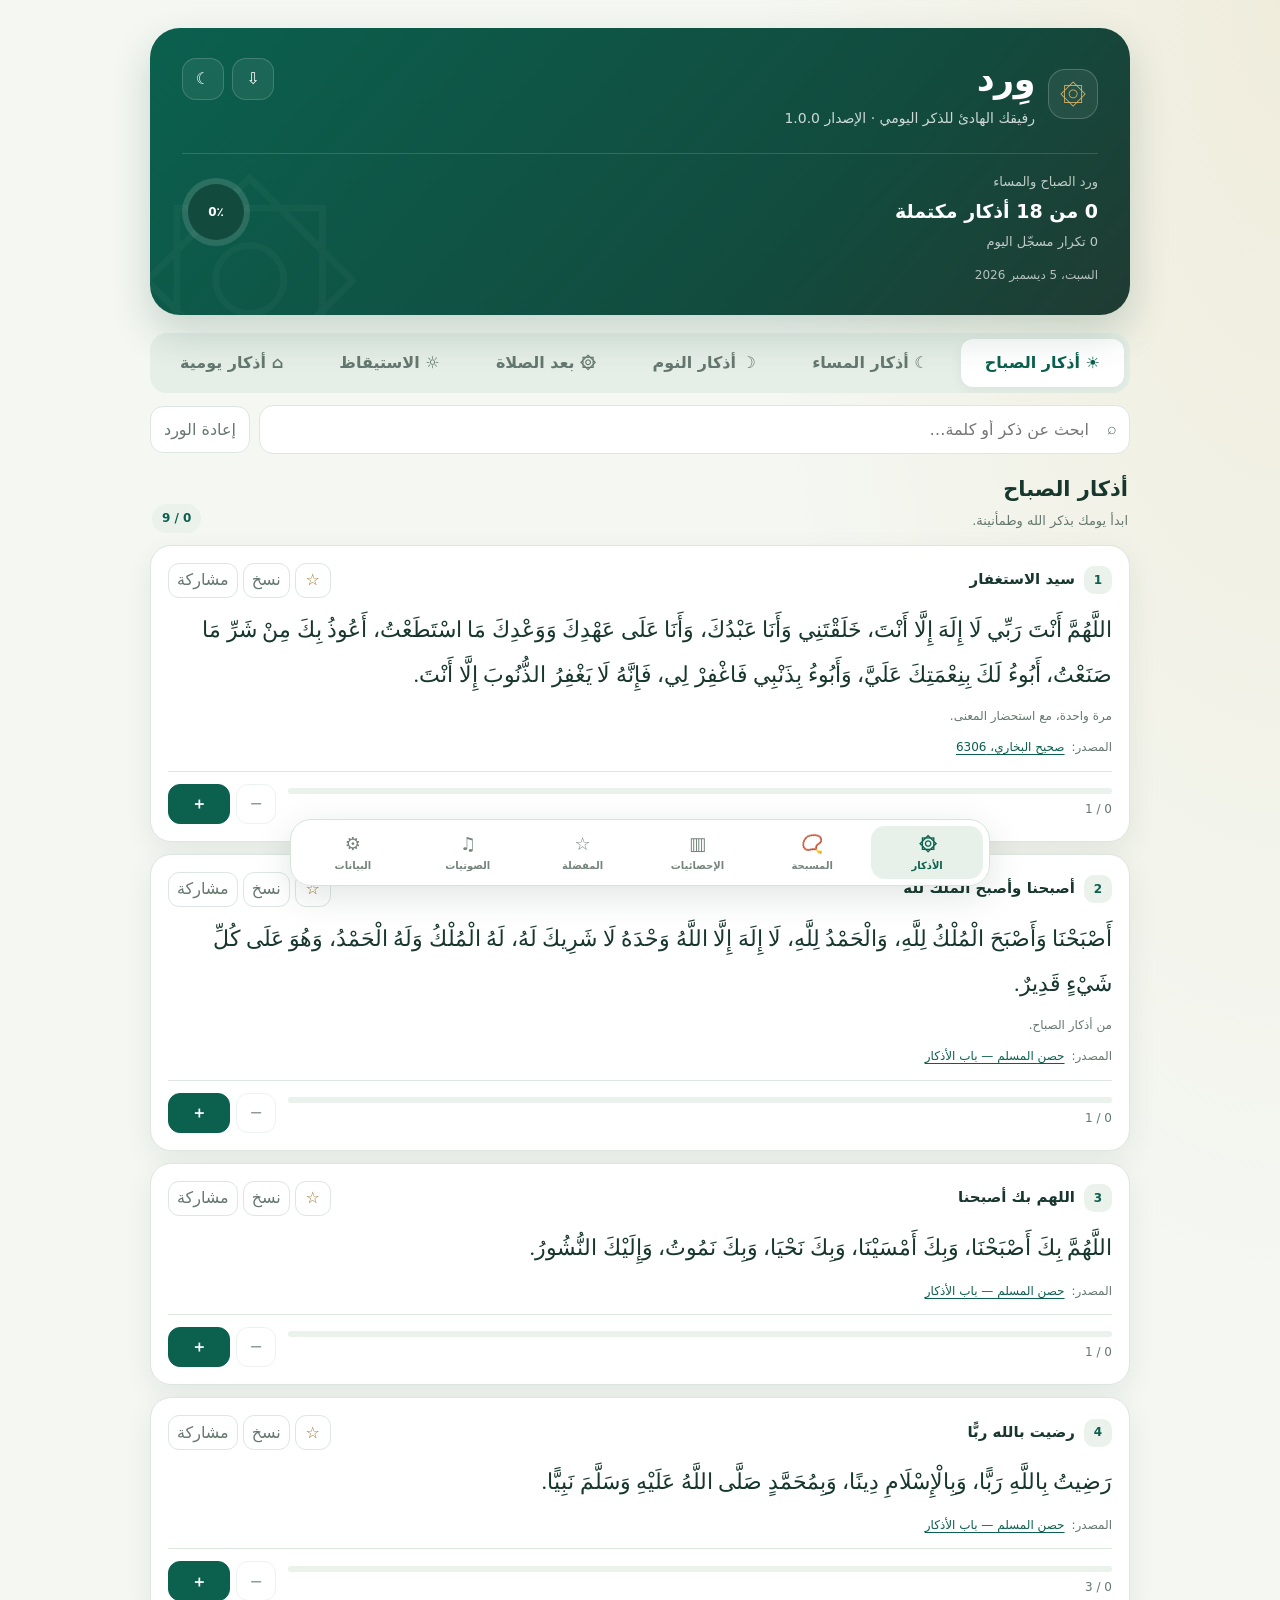
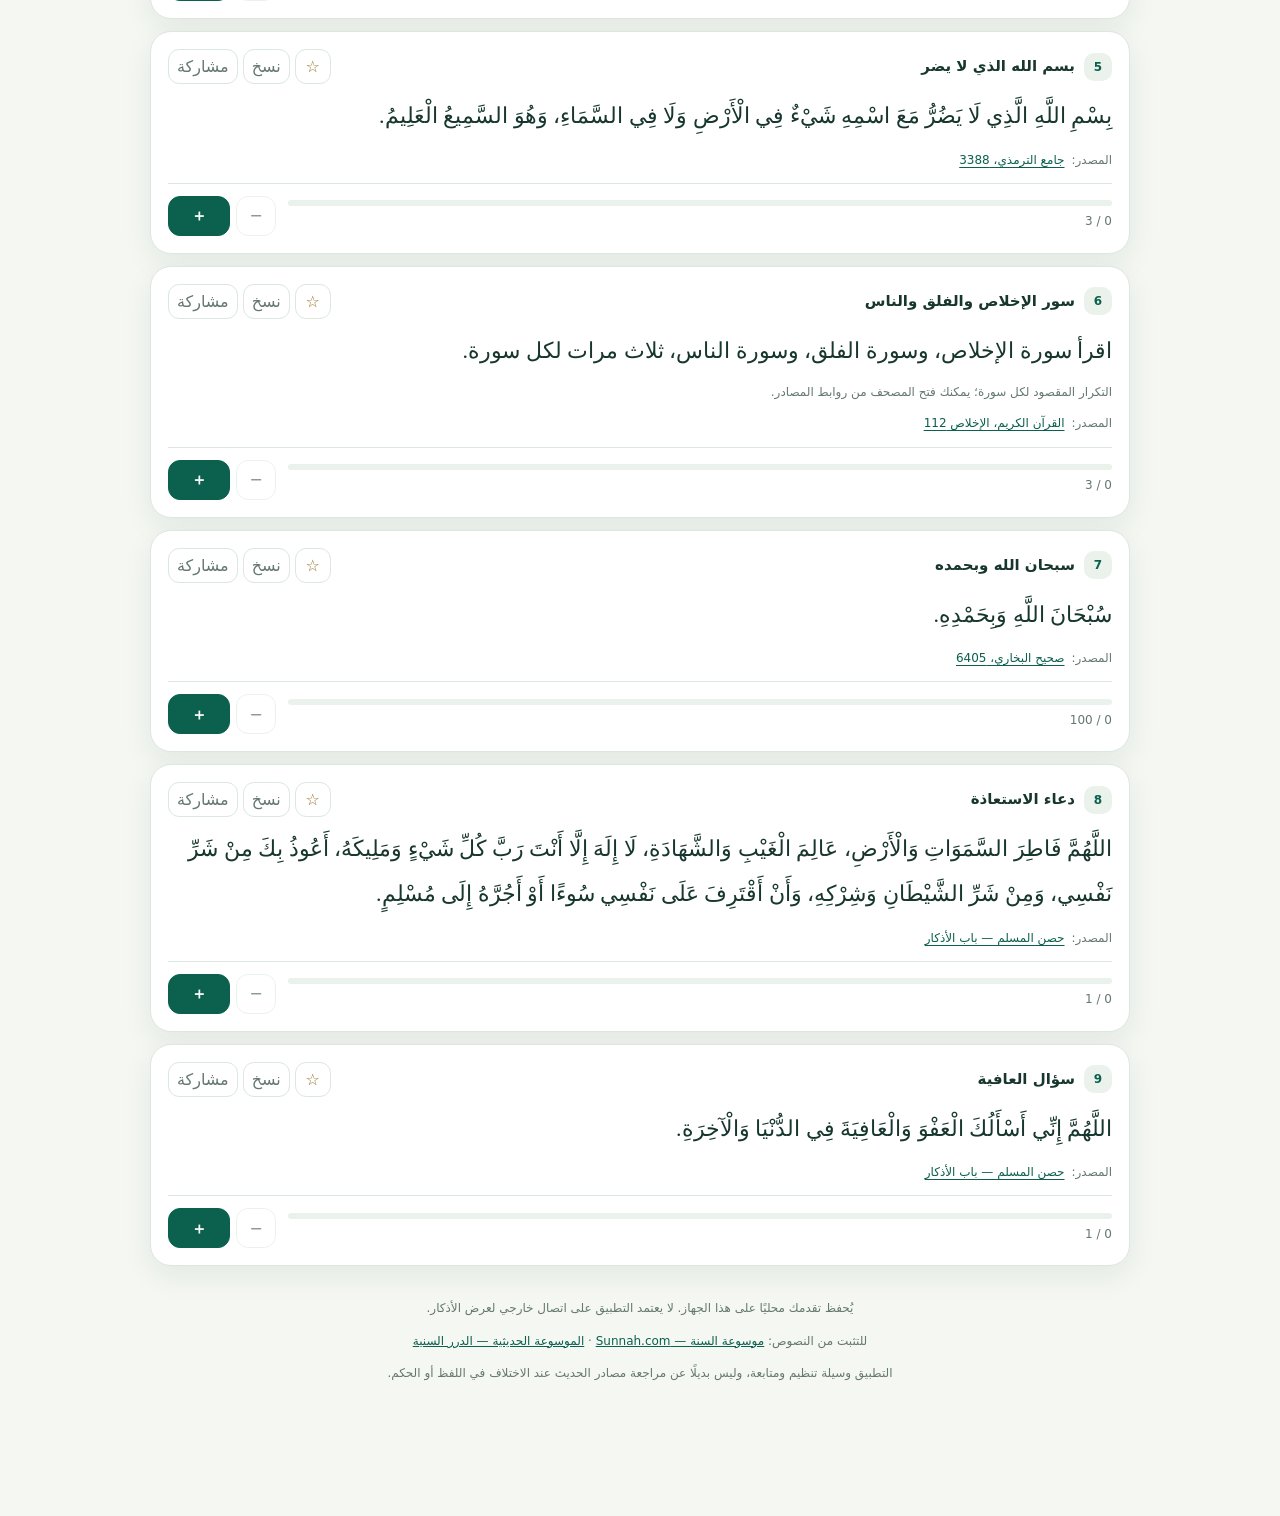
<file: wird.html>
<!doctype html>
<html lang="ar" dir="rtl">
<head>
<meta charset="utf-8">
<meta name="viewport" content="width=device-width, initial-scale=1, viewport-fit=cover">
<meta name="theme-color" content="#0b5143">
<meta name="application-name" content="وِرد">
<meta name="color-scheme" content="light dark">
<meta name="apple-mobile-web-app-capable" content="yes">
<meta name="apple-mobile-web-app-status-bar-style" content="black-translucent">
<meta name="description" content="وِرد: مكتبة أذكار بمصادر، مسبحة رقمية، سجل يومي، صوتيات ونسخ احتياطي. يعمل دون اتصال بعد التثبيت والزيارة الأولى.">
<title>وِرد | رفيق الذكر اليومي — الإصدار 1.0.0</title>
<style>
:root{color-scheme:light;--bg:#f4f7f2;--surface:#fff;--soft:#eaf2eb;--text:#17372e;--muted:#65786f;--green:#0b604e;--green2:#074536;--gold:#d8b568;--line:#dce7df;--danger:#a33f3f;--shadow:0 10px 30px rgba(14,60,45,.07);--radius:22px}
*{box-sizing:border-box}html{scroll-behavior:smooth}body{margin:0;min-height:100vh;background:radial-gradient(ellipse at top right,rgba(216,181,104,.16),transparent 33rem),var(--bg);color:var(--text);font-family:system-ui,-apple-system,"Segoe UI",Tahoma,Arial,sans-serif;line-height:1.7;-webkit-tap-highlight-color:transparent}button,input,select,textarea{font:inherit}button{touch-action:manipulation}button:focus-visible,input:focus-visible,select:focus-visible,a:focus-visible{outline:3px solid #d8b568;outline-offset:3px}button{cursor:pointer}button:disabled{opacity:.55;cursor:not-allowed}.app{width:min(100% - 26px,980px);margin:auto;padding:18px 0 100px}.hero{position:relative;isolation:isolate;overflow:hidden;border-radius:30px;padding:24px;background:linear-gradient(132deg,#0b604e,#124b3e 68%,#203b32);color:white;box-shadow:0 18px 40px rgba(8,70,54,.19)}.hero:after{content:"۞";position:absolute;z-index:-1;left:-12px;bottom:-78px;font-size:230px;color:#ffffff08;line-height:1}.hero-top{display:flex;justify-content:space-between;align-items:flex-start;gap:16px}.brand{display:flex;gap:13px;align-items:center}.brand-icon{width:50px;height:50px;border:1px solid #ffffff33;border-radius:17px;display:grid;place-items:center;color:var(--gold);font-size:27px;background:#ffffff10}.brand h1{font-size:clamp(25px,5vw,35px);line-height:1.25;margin:0;letter-spacing:-.5px}.subtitle{margin:5px 0 0;color:#ffffffc9;font-size:14px}.hero-actions{display:flex;gap:8px}.ghost-icon{width:42px;height:42px;border-radius:14px;border:1px solid #ffffff2b;color:white;background:#ffffff10}.ghost-icon:hover{background:#ffffff20}.summary{display:grid;grid-template-columns:1fr auto;gap:14px;align-items:center;margin-top:22px;padding-top:17px;border-top:1px solid #ffffff26}.summary-label{font-size:13px;color:#ffffffb8}.summary strong{display:block;font-size:19px;margin-top:2px}.circle{--p:0%;width:68px;height:68px;border-radius:50%;display:grid;place-items:center;background:conic-gradient(var(--gold) var(--p),#ffffff20 0);position:relative}.circle:before{content:"";position:absolute;inset:6px;background:#124b3e;border-radius:50%}.circle span{position:relative;font-weight:800;font-size:12px}.date-line{margin-top:12px;color:#ffffffab;font-size:12px}
.view{display:none}.view.active{display:block}.category-tabs{display:flex;gap:8px;overflow:auto;padding:6px;margin:18px 0 12px;background:#e5eee7;border-radius:17px;scrollbar-width:thin}.category-tab{flex:1 0 auto;border:0;border-radius:12px;background:transparent;color:var(--muted);padding:10px 13px;font-weight:750;white-space:nowrap}.category-tab[aria-selected=true]{color:var(--green);background:var(--surface);box-shadow:0 3px 12px #204b3210}.toolbar{display:flex;gap:9px;align-items:center;margin:12px 0 18px}.search-wrap{position:relative;flex:1;min-width:0}.search-wrap span{position:absolute;right:13px;top:50%;transform:translateY(-50%);pointer-events:none;color:var(--muted)}.search{width:100%;min-height:46px;border:1px solid var(--line);border-radius:14px;background:var(--surface);color:var(--text);padding:10px 40px 10px 12px;outline:none}.search:focus{border-color:var(--green)}.outline-btn,.sub-btn{border:1px solid var(--line);color:var(--muted);background:var(--surface);border-radius:13px;padding:9px 13px;min-height:43px;white-space:nowrap}.section-title{display:flex;justify-content:space-between;align-items:end;gap:12px;margin:18px 2px 12px}.section-title h2{margin:0;font-size:21px}.section-title p{margin:3px 0 0;color:var(--muted);font-size:13px}.pill{display:inline-flex;align-items:center;border-radius:999px;background:var(--soft);color:var(--green);padding:4px 10px;font-size:12px;font-weight:750;white-space:nowrap}.dhikr-list{display:grid;gap:12px}.dhikr-card{border:1px solid var(--line);border-radius:21px;padding:17px;background:var(--surface);box-shadow:var(--shadow);transition:border-color .18s,transform .18s}.dhikr-card.done{border-color:#9ccdb2;background:linear-gradient(120deg,var(--surface),#f1f9f3)}.card-top{display:flex;align-items:center;justify-content:space-between;gap:10px;margin-bottom:9px}.card-name{display:flex;gap:9px;align-items:center;font-size:15px}.index-dot{width:28px;height:28px;display:grid;place-items:center;border-radius:10px;background:var(--soft);color:var(--green);font-size:12px;font-weight:800}.card-actions-top{display:flex;gap:5px}.icon-mini{min-width:36px;height:35px;padding:0 8px;border:1px solid var(--line);border-radius:11px;background:var(--surface);color:var(--muted)}.icon-mini.fav{color:#9b7628}.dhikr-text{font-family:"Traditional Arabic","Noto Naskh Arabic",Tahoma,serif;font-size:clamp(19px,3.5vw,22px);line-height:2.05;margin:0;white-space:pre-line}.dhikr-note{font-size:12px;color:var(--muted);margin:9px 0 0}.source-line{display:flex;gap:7px;align-items:center;flex-wrap:wrap;margin-top:11px;color:var(--muted);font-size:12px}.source-line a{color:var(--green);text-decoration:underline;text-underline-offset:3px}.card-footer{display:flex;align-items:center;gap:12px;border-top:1px solid var(--line);margin-top:13px;padding-top:12px}.progress-area{flex:1;min-width:0}.progress-track{height:6px;border-radius:99px;overflow:hidden;background:var(--soft)}.progress-track span{display:block;height:100%;width:0;background:linear-gradient(90deg,var(--green),#56a37b);transition:width .2s}.count-label{display:block;color:var(--muted);font-size:12px;margin-top:5px}.count-actions{display:flex;gap:6px}.small-btn{min-width:40px;min-height:40px;border:1px solid var(--line);border-radius:12px;background:var(--surface);color:var(--text)}.small-btn.add{min-width:62px;background:var(--green);border-color:var(--green);color:white;font-weight:800}.small-btn.add:hover,.primary:hover{background:var(--green2)}.empty{border:1px dashed var(--line);background:var(--surface);border-radius:18px;padding:25px;text-align:center;color:var(--muted)}
.panel{border:1px solid var(--line);border-radius:var(--radius);background:var(--surface);padding:19px;margin-top:17px;box-shadow:var(--shadow)}.panel h2,.panel h3{margin:0 0 5px}.panel p{color:var(--muted);margin:4px 0 12px;font-size:13px}.panel-head{display:flex;justify-content:space-between;gap:12px;align-items:start}.primary{border:0;border-radius:14px;background:var(--green);color:white;min-height:47px;padding:10px 17px;font-weight:800}.gold-btn{border:1px solid #d5b365;background:#fbf4df;color:#755519;border-radius:13px;min-height:42px;padding:8px 12px;font-weight:750}.danger-btn{border:1px solid #e5c5c5;background:#fff8f8;color:var(--danger);border-radius:13px;min-height:42px;padding:8px 12px}.field{display:flex;flex-direction:column;gap:5px;min-width:0}.field label,.label{font-size:13px;color:var(--muted);font-weight:700}.field input,.field select,.field textarea,select,input[type=text],input[type=number]{width:100%;min-height:44px;border:1px solid var(--line);border-radius:12px;padding:9px 11px;color:var(--text);background:var(--surface)}.grid-2{display:grid;grid-template-columns:repeat(2,minmax(0,1fr));gap:12px}.grid-3{display:grid;grid-template-columns:repeat(3,minmax(0,1fr));gap:10px}.tasbih-wrap{display:grid;grid-template-columns:minmax(0,1fr);gap:14px}.tasbih-orb{--p:0%;width:min(74vw,280px);aspect-ratio:1;margin:10px auto 5px;border-radius:50%;border:7px solid #dfc47d;background:radial-gradient(circle at 35% 28%,#1b785d,#084536 70%);box-shadow:inset 0 0 0 8px #ffffff12,0 13px 25px #07453620;display:flex;align-items:center;justify-content:center;flex-direction:column;color:white;user-select:none;touch-action:manipulation;transition:transform .12s}.tasbih-orb:active{transform:scale(.985)}.tasbih-orb .big-count{font-size:clamp(48px,14vw,76px);font-weight:850;line-height:1.1;font-variant-numeric:tabular-nums}.tasbih-orb .orb-label{font-size:15px;color:#ffffffd9;margin-top:7px}.phrase-preview{text-align:center;font-family:"Traditional Arabic",Tahoma,serif;font-size:22px;margin:8px 0 0}.tasbih-actions{display:flex;gap:8px;justify-content:center;flex-wrap:wrap}.quick-targets{display:flex;gap:7px;justify-content:center;flex-wrap:wrap;margin-top:10px}.target-chip{border:1px solid var(--line);background:var(--surface);border-radius:999px;padding:5px 12px;color:var(--muted)}.target-chip.active{background:var(--soft);border-color:#9dcab2;color:var(--green);font-weight:800}.stat-grid{display:grid;grid-template-columns:repeat(3,minmax(0,1fr));gap:10px}.stat-card{border:1px solid var(--line);border-radius:17px;padding:14px;background:var(--surface)}.stat-card .stat-icon{font-size:20px}.stat-card strong{display:block;font-size:23px;font-variant-numeric:tabular-nums;line-height:1.5}.stat-card span{font-size:12px;color:var(--muted)}.chart{display:grid;grid-template-columns:repeat(7,minmax(0,1fr));gap:8px;align-items:end;min-height:165px;padding-top:15px}.chart-col{display:flex;align-items:center;flex-direction:column;justify-content:end;gap:7px;height:150px}.bar-wrap{height:110px;width:100%;max-width:36px;display:flex;align-items:end;background:var(--soft);border-radius:9px;overflow:hidden}.bar{width:100%;min-height:2px;border-radius:9px;background:linear-gradient(0deg,var(--green),#64ac83)}.chart-label{font-size:11px;color:var(--muted)}.chart-num{font-size:11px;font-weight:800;color:var(--green)}.history-list{display:grid;gap:8px}.history-row{display:flex;justify-content:space-between;align-items:center;gap:12px;padding:12px;border:1px solid var(--line);border-radius:13px}.history-row strong{display:block}.history-row span{font-size:12px;color:var(--muted)}.settings-list{display:grid;gap:12px}.setting-row{display:flex;justify-content:space-between;align-items:center;gap:14px;padding:12px 0;border-bottom:1px solid var(--line)}.setting-row:last-child{border-bottom:0}.setting-row p{margin:2px 0 0}.switch{width:45px;height:26px;appearance:none;border-radius:99px;background:#cbd6cf;position:relative;flex:0 0 auto;cursor:pointer}.switch:before{content:"";position:absolute;top:3px;right:3px;width:20px;height:20px;border-radius:50%;background:white;box-shadow:0 1px 4px #0002;transition:transform .18s}.switch:checked{background:var(--green)}.switch:checked:before{transform:translateX(-19px)}.file-pick{display:inline-flex;align-items:center;gap:8px;justify-content:center;border:1px solid var(--line);border-radius:13px;background:var(--surface);color:var(--text);padding:10px 14px;min-height:44px;cursor:pointer}.file-pick input{max-width:100%}.audio-player{width:100%;margin:12px 0}.notice{padding:12px 14px;border-radius:13px;background:var(--soft);color:var(--muted);font-size:13px}.notice strong{color:var(--text)}.toast{position:fixed;z-index:100;bottom:calc(86px + env(safe-area-inset-bottom));left:50%;transform:translate(-50%,15px);opacity:0;pointer-events:none;transition:.2s;background:#163c31;color:white;padding:10px 16px;border-radius:999px;box-shadow:0 8px 25px #0002;max-width:calc(100% - 30px);font-size:13px;text-align:center}.toast.show{opacity:1;transform:translate(-50%,0)}.bottom-nav{position:fixed;z-index:50;left:50%;transform:translateX(-50%);bottom:max(8px,env(safe-area-inset-bottom));width:min(calc(100% - 18px),700px);display:grid;grid-template-columns:repeat(6,minmax(0,1fr));gap:3px;padding:6px;border:1px solid #d6e3d9;border-radius:21px;background:#fffffff2;box-shadow:0 10px 36px #153c2c22;backdrop-filter:blur(14px)}.nav-btn{display:flex;flex-direction:column;justify-content:center;align-items:center;gap:1px;min-width:0;min-height:53px;border:0;border-radius:14px;background:transparent;color:#75857b;font-size:10px;font-weight:750;padding:5px 1px}.nav-btn .nav-icon{font-size:18px;line-height:1.4}.nav-btn.active{background:#e7f1e9;color:var(--green)}.footer{text-align:center;color:var(--muted);font-size:12px;padding:20px 7px}.footer a{color:var(--green)}
body.dark{color-scheme:dark;--bg:#101a16;--surface:#17241e;--soft:#20372b;--text:#e5eee7;--muted:#a7b7ac;--green:#59ad87;--green2:#3c916a;--line:#2d4337;--shadow:0 10px 30px #0002;background:radial-gradient(ellipse at top right,#7a64200e,transparent 33rem),var(--bg)}body.dark .category-tabs{background:#1b2a21}body.dark .category-tab[aria-selected=true]{background:#25372b;color:#b8e6ca}body.dark .dhikr-card.done{background:linear-gradient(120deg,var(--surface),#1b3426)}body.dark .counter-badge,body.dark .pill{background:#23392c}body.dark .tasbih-orb{background:radial-gradient(circle at 35% 28%,#247657,#082d23)}body.dark .bottom-nav{background:#14221cf2;border-color:#2d4337}body.dark .nav-btn.active{background:#20392b;color:#b6e4c8}body.dark .gold-btn{background:#3b321d;color:#ead18b;border-color:#7a6530}body.dark .danger-btn{background:#351f20;color:#f0b7b7;border-color:#684043}body.dark .dhikr-card.done{border-color:#4a8364}
@media(min-width:760px){.app{padding-top:28px}.hero{padding:30px 32px}.library-grid{display:grid;grid-template-columns:1fr 1fr;gap:12px}.dhikr-list{align-content:start}.panel-grid{display:grid;grid-template-columns:1fr 1fr;gap:14px}.panel-grid .panel{margin-top:0}.tasbih-layout{display:grid;grid-template-columns:1fr 1fr;align-items:center}.tasbih-layout .right-col{max-width:360px;margin:auto}.tasbih-layout .left-col{align-self:center}.bottom-nav{bottom:14px}.toast{bottom:90px}}
@media(max-width:430px){.app{width:calc(100% - 18px);padding-top:9px}.hero{border-radius:23px;padding:19px 16px}.brand-icon{width:43px;height:43px;flex-basis:43px}.hero-actions .ghost-icon{width:38px;height:38px;flex-basis:38px}.summary strong{font-size:17px}.toolbar{gap:6px}.outline-btn{padding:8px 10px}.dhikr-card{padding:14px}.card-name{font-size:14px}.dhikr-text{font-size:19px}.grid-2{grid-template-columns:1fr}.stat-grid{gap:7px}.stat-card{padding:10px}.stat-card strong{font-size:20px}.bottom-nav{width:calc(100% - 12px);bottom:max(5px,env(safe-area-inset-bottom));}.nav-btn{font-size:9px;min-height:49px}.nav-btn .nav-icon{font-size:16px}}
@media(prefers-reduced-motion:reduce){*,*:before,*:after{scroll-behavior:auto!important;transition-duration:.01ms!important;animation-duration:.01ms!important}}
</style>

</head>
<body>
<main class="app">
<header class="hero">
 <div class="hero-top"><div class="brand"><div class="brand-icon" aria-hidden="true">۞</div><div><h1>وِرد</h1><p class="subtitle">رفيقك الهادئ للذكر اليومي · الإصدار 1.0.0</p></div></div>
 <div class="hero-actions"><button class="ghost-icon" id="installBtn" type="button" title="تثبيت التطبيق" aria-label="تثبيت التطبيق">⇩</button><button class="ghost-icon" id="themeBtn" type="button" title="تبديل المظهر" aria-label="تبديل المظهر">☾</button></div></div>
 <div class="summary"><div><div class="summary-label" id="summaryCaption">ورد اليوم</div><strong id="summaryText">0 من 0 أذكار مكتملة</strong><div class="summary-label" id="summaryExtra" style="margin-top:4px">خطوة صغيرة في يومك 🌿</div></div><div class="circle" id="overallCircle" role="progressbar" aria-label="إنجاز الورد اليومي" aria-valuemin="0" aria-valuemax="100" aria-valuenow="0"><span id="summaryPercent">0٪</span></div></div>
 <div class="date-line" id="todayDate"></div>
</header>
<section class="view active" id="libraryView" aria-labelledby="libraryTitle">
 <nav class="category-tabs" id="categoryTabs" aria-label="أقسام الأذكار"></nav>
 <div class="toolbar"><label class="search-wrap"><span aria-hidden="true">⌕</span><input id="searchInput" class="search" type="search" placeholder="ابحث عن ذكر أو كلمة…" aria-label="ابحث في الأذكار"></label><button class="outline-btn" id="resetCategory" type="button">إعادة الورد</button></div>
 <div class="section-title"><div><h2 id="libraryTitle">أذكار الصباح</h2><p id="librarySubtitle">ابدأ يومك بذكر الله وطمأنينة</p></div><span class="pill" id="categoryProgress">0 / 0</span></div>
 <div class="dhikr-list" id="dhikrList" aria-live="polite"></div>
</section>
<section class="view" id="tasbihView"><div class="section-title"><div><h2>المسبحة الإلكترونية</h2><p>عداد قابل للتخصيص ويحفظ تقدمك تلقائيًا.</p></div><span class="pill">📿 تسبيح</span></div>
 <div class="panel"><div class="tasbih-layout"><div class="right-col"><div class="field"><label for="tasbihPhrase">الذكر الحالي</label><select id="tasbihPhrase"><option value="سُبْحَانَ اللَّهِ">سبحان الله</option><option value="الْحَمْدُ لِلَّهِ">الحمد لله</option><option value="اللَّهُ أَكْبَرُ">الله أكبر</option><option value="أَسْتَغْفِرُ اللَّهَ">أستغفر الله</option><option value="لَا إِلَهَ إِلَّا اللَّهُ">لا إله إلا الله</option><option value="سُبْحَانَ اللَّهِ وَبِحَمْدِهِ">سبحان الله وبحمده</option><option value="custom">ذكر مخصص…</option></select></div><div class="field" id="customPhraseWrap" hidden style="margin-top:10px"><label for="customPhrase">اكتب ذكرك</label><input id="customPhrase" type="text" maxlength="120" placeholder="اكتب الذكر هنا"><button class="sub-btn" type="button" id="saveCustomPhrase">استخدام الذكر</button></div><div class="field" style="margin-top:12px"><label for="targetSelect">هدف الجولة</label><select id="targetSelect"><option value="33">33 مرة</option><option value="99">99 مرة</option><option value="100">100 مرة</option><option value="custom">هدف مخصص</option></select></div><div class="field" id="customTargetWrap" hidden style="margin-top:10px"><label for="customTarget">الهدف (1–10000)</label><input id="customTarget" type="number" min="1" max="10000" value="33"><button class="sub-btn" id="saveCustomTarget" type="button">حفظ الهدف</button></div><div class="setting-row"><div><strong>اهتزاز عند الضغط</strong><p>إذا كان جهازك يدعم الاهتزاز.</p></div><input class="switch" id="vibrationSwitch" type="checkbox" aria-label="تفعيل الاهتزاز"></div></div>
 <div class="left-col"><button class="tasbih-orb" id="tasbihAdd" type="button" aria-label="زيادة عداد التسبيح"><span class="big-count" id="tasbihCount">0</span><span class="orb-label">اضغط للتسبيح</span></button><div class="phrase-preview" id="tasbihPreview">سُبْحَانَ اللَّهِ</div><div class="quick-targets"><button class="target-chip" data-target="33" type="button">33</button><button class="target-chip" data-target="99" type="button">99</button><button class="target-chip" data-target="100" type="button">100</button></div><div class="tasbih-actions" style="margin-top:15px"><button class="primary" id="tasbihUndo" type="button">− تراجع</button><button class="gold-btn" id="tasbihReset" type="button">إعادة الجولة</button></div><p id="tasbihTargetLabel" style="text-align:center;margin-top:10px">الهدف: 33</p><div class="progress-track"><span id="tasbihProgress"></span></div></div></div></div>
</section>
<section class="view" id="statsView"><div class="section-title"><div><h2>إحصائياتك</h2><p>ملخص محلي لتقدمك؛ لا تُرسل بياناتك إلى أي خادم.</p></div><span class="pill">📈 سجل يومي</span></div><div class="stat-grid"><div class="stat-card"><div class="stat-icon">🌿</div><strong id="statDhikr">0</strong><span>تكرارات الأذكار اليوم</span></div><div class="stat-card"><div class="stat-icon">📿</div><strong id="statTasbih">0</strong><span>تسبيحات اليوم</span></div><div class="stat-card"><div class="stat-icon">✓</div><strong id="statComplete">0</strong><span>أذكار أتممتها اليوم</span></div></div><div class="panel"><h3>آخر سبعة أيام</h3><p>عدد التسبيحات وتكرارات الأذكار المسجلة محليًا.</p><div class="chart" id="weekChart" aria-label="مخطط نشاط آخر سبعة أيام"></div></div><div class="panel"><div class="panel-head"><div><h3>سجل الأيام</h3><p>يُحفظ كل يوم في سجله ولا يُحذف تلقائيًا.</p></div><button class="outline-btn" id="exportStats" type="button">تصدير البيانات</button></div><div id="historyList" class="history-list"></div></div></section>
<section class="view" id="audioView"><div class="section-title"><div><h2>الصوتيات</h2><p>استمع إلى تسجيلات الأذكار أو شغّل ملفًا صوتيًا من جهازك.</p></div><span class="pill">♪ صوت</span></div><div class="panel"><h3>تشغيل ملف صوتي من جهازك</h3><p>يمكنك اختيار ملف أذكار أو تلاوة محفوظ لديك. لا يُرفع الملف إلى الإنترنت، لكنه لا يُضمّن تلقائيًا داخل ملف التطبيق.</p><label class="file-pick" for="audioFile">اختيار ملف صوتي</label><input id="audioFile" type="file" accept="audio/*" hidden><div id="audioFileName" class="notice" style="margin-top:12px">لم يتم اختيار ملف بعد.</div><audio id="audioPlayer" class="audio-player" controls preload="metadata" hidden></audio><button class="sub-btn" id="clearAudio" type="button" hidden>إزالة الملف</button></div><div class="panel" id="recordedAudioPanel"><h3>تسجيلات أذكار بصوت قارئ</h3><p>تسجيلات بشرية من موقع IslamHouse. شغّلها من مشغل التطبيق؛ وإذا منع المتصفح البث فافتح صفحة المصدر. هذه التسجيلات تحتاج إلى الإنترنت.</p><div class="field"><label for="recordingSelect">اختر التسجيل</label><select id="recordingSelect">
<option value="morning34">أذكار الصباح — إصدار 1434هـ (31.8 MB)</option>
<option value="morning32">أذكار الصباح — إصدار 1432هـ (19 MB)</option>
<option value="morning19">أذكار الصباح — إصدار 1419هـ (17.7 MB)</option>
<option value="evening34">أذكار المساء — إصدار 1434هـ (23 MB)</option>
<option value="evening32">أذكار المساء — إصدار 1432هـ (19.5 MB)</option>
<option value="evening19">أذكار المساء — إصدار 1419هـ (18.3 MB)</option>
<option value="waking">أذكار الاستيقاظ من النوم (990 KB)</option>
<option value="homeMosque">الخروج من المنزل والذهاب إلى المسجد ودخوله (1.1 MB)</option>
<option value="duas">أدعية متنوعة مختارة (5.3 MB)</option>
</select></div><div class="tasbih-actions" style="justify-content:flex-start;margin-top:12px"><button class="primary" id="playRecordedBtn" type="button">▶ تشغيل التسجيل</button><a class="file-pick" id="recordingSource" href="https://islamhouse.com/ar/audios/92368/" target="_blank" rel="noopener noreferrer">فتح صفحة المصدر</a><a class="file-pick" id="recordingDirectLink" href="https://d1.islamhouse.com/data/ar/ih_sounds/chain_01/Mishari_Raashid/Azkar_AlSba7_w_AlMsa/ar_1434_Azkar_AlSba7.mp3" target="_blank" rel="noopener noreferrer">فتح ملف MP3 مباشرة</a></div><audio id="recordedPlayer" class="audio-player" controls playsinline preload="none" aria-label="مشغل تسجيلات الأذكار" hidden></audio><div id="recordingStatus" class="notice" role="status" aria-live="polite">اختر التسجيل ثم اضغط تشغيل. إذا فشل البث، استخدم رابط صفحة المصدر أو رابط MP3 المباشر.</div><p style="margin-top:10px">المواد من <a href="https://islamhouse.com/ar/audios/92368/" target="_blank" rel="noopener noreferrer">أذكار الصباح</a> و<a href="https://islamhouse.com/ar/audios/327603/" target="_blank" rel="noopener noreferrer">أذكار المساء</a> و<a href="https://islamhouse.com/ar/audios/171286/" target="_blank" rel="noopener noreferrer">أذكار الاستيقاظ</a> و<a href="https://islamhouse.com/ar/audios/171287/" target="_blank" rel="noopener noreferrer">أذكار المنزل والمسجد</a> و<a href="https://islamhouse.com/ar/audios/720656/" target="_blank" rel="noopener noreferrer">أدعية متنوعة</a> — IslamHouse.</p></div></section>
<section class="view" id="dataView"><div class="section-title"><div><h2>البيانات والإعدادات</h2><p>تحكّم في بياناتك المحلية واحفظ نسخة احتياطية.</p></div><span class="pill">🔒 محلي</span></div><div class="panel"><h3>نسخة احتياطية</h3><p>يشمل الملف الإعدادات والمفضلة والعدادات وسجلات الأيام. احتفظ به في مكان آمن.</p><div class="grid-2"><button class="primary" id="backupBtn" type="button">⬇ تصدير نسخة احتياطية</button><label class="file-pick" for="restoreFile">↥ استعادة من ملف JSON<input id="restoreFile" type="file" accept="application/json,.json" hidden></label></div><p id="backupInfo" class="notice" style="margin-top:12px">آخر حفظ يتم تلقائيًا على هذا الجهاز. يظل النسخ الاحتياطي مهمًا عند حذف بيانات المتصفح.</p></div><div class="panel"><h3>التثبيت والعمل دون إنترنت</h3><p id="pwaStatus">يمكن استخدام التطبيق مباشرة. يتطلب التثبيت والعمل دون إنترنت كـ PWA فتحه من موقع HTTPS أو localhost.</p><button class="primary" id="installBtn2" type="button">تثبيت وِرد</button><div class="notice" style="margin-top:12px">عند الاستخدام من ملف HTML مباشرة، قد لا يسمح المتصفح بالتثبيت أو تشغيل Service Worker. استخدم حزمة PWA المرفقة وارفعها إلى استضافة HTTPS أو شغّلها على localhost.</div></div><div class="panel"><h3>الخصوصية والتخزين</h3><div class="settings-list"><div class="setting-row"><div><strong>الوضع الداكن</strong><p>تغيير ألوان التطبيق لتناسب الإضاءة المنخفضة.</p></div><input class="switch" id="darkSwitch" type="checkbox" aria-label="الوضع الداكن"></div><div class="setting-row"><div><strong>الاهتزاز</strong><p>اهتزاز قصير مع التسبيح إذا دعم الجهاز ذلك.</p></div><input class="switch" id="vibrationSwitch2" type="checkbox" aria-label="الاهتزاز"></div></div><button class="danger-btn" id="clearAllData" type="button">حذف كل بيانات التطبيق من هذا المتصفح</button></div></section>
<section class="view" id="favoritesView"><div class="section-title"><div><h2>الأذكار المفضلة</h2><p>قائمة تجمع الأذكار التي حفظتها بنجمة.</p></div><span class="pill" id="favoritesCount">0 ذكر</span></div><div class="toolbar"><label class="search-wrap"><span aria-hidden="true">⌕</span><input id="favoriteSearch" class="search" type="search" placeholder="ابحث في المفضلة…" aria-label="ابحث في المفضلة"></label></div><div class="dhikr-list" id="favoriteList"></div></section>
<footer class="footer"><p>يُحفظ تقدمك محليًا على هذا الجهاز. لا يعتمد التطبيق على اتصال خارجي لعرض الأذكار.</p><p>للتثبت من النصوص: <a href="https://sunnah.com/" target="_blank" rel="noopener noreferrer">موسوعة السنة — Sunnah.com</a> · <a href="https://dorar.net/hadith" target="_blank" rel="noopener noreferrer">الموسوعة الحديثية — الدرر السنية</a></p><p>التطبيق وسيلة تنظيم ومتابعة، وليس بديلًا عن مراجعة مصادر الحديث عند الاختلاف في اللفظ أو الحكم.</p></footer>
</main>
<nav class="bottom-nav" aria-label="التنقل الرئيسي"><button class="nav-btn active" data-view="libraryView" type="button"><span class="nav-icon">۞</span><span>الأذكار</span></button><button class="nav-btn" data-view="tasbihView" type="button"><span class="nav-icon">📿</span><span>المسبحة</span></button><button class="nav-btn" data-view="statsView" type="button"><span class="nav-icon">▥</span><span>الإحصائيات</span></button><button class="nav-btn" data-view="favoritesView" type="button"><span class="nav-icon">☆</span><span>المفضلة</span></button><button class="nav-btn" data-view="audioView" type="button"><span class="nav-icon">♫</span><span>الصوتيات</span></button><button class="nav-btn" data-view="dataView" type="button"><span class="nav-icon">⚙</span><span>البيانات</span></button></nav>
<div class="toast" id="toast" role="status" aria-live="polite"></div>
<script>
'use strict';
(() => {
const STORE_KEY='azkari-premium-v3';
const SOURCES={bukhari6306:{label:'صحيح البخاري، 6306',url:'https://sunnah.com/bukhari:6306'},bukhari6405:{label:'صحيح البخاري، 6405',url:'https://sunnah.com/bukhari:6405'},bukhari5017:{label:'صحيح البخاري، 5017',url:'https://sunnah.com/bukhari:5017'},abu5088:{label:'سنن أبي داود، 5088',url:'https://sunnah.com/abudawud:5088'},tirmidhi3388:{label:'جامع الترمذي، 3388',url:'https://sunnah.com/tirmidhi:3388'},muslim2708:{label:'صحيح مسلم، 2708',url:'https://sunnah.com/muslim:2708a'},quran255:{label:'القرآن الكريم، البقرة 255',url:'https://quran.com/2/255'},quranlast:{label:'القرآن الكريم، البقرة 285–286',url:'https://quran.com/2/285-286'},quran112:{label:'القرآن الكريم، الإخلاص 112',url:'https://quran.com/112'},quran113:{label:'القرآن الكريم، الفلق 113',url:'https://quran.com/113'},quran114:{label:'القرآن الكريم، الناس 114',url:'https://quran.com/114'},adab604:{label:'الأدب المفرد، 604',url:'https://sunnah.com/adab:604'},hisn:{label:'حصن المسلم — باب الأذكار',url:'https://hisnmuslim.com/'},bukhari6312:{label:'صحيح البخاري، 6312',url:'https://sunnah.com/bukhari:6312'},muslim713:{label:'صحيح مسلم، 713',url:'https://sunnah.com/muslim:713'},muslim234:{label:'صحيح مسلم، 234',url:'https://sunnah.com/muslim:234'},abu5095:{label:'سنن أبي داود، 5095',url:'https://sunnah.com/abudawud:5095'},tirmidhi3458:{label:'جامع الترمذي، 3458',url:'https://sunnah.com/tirmidhi:3458'},quran2187:{label:'القرآن الكريم، الأنبياء 21:87',url:'https://quran.com/21/87'},quran4313:{label:'القرآن الكريم، الزخرف 43:13–14',url:'https://quran.com/43/13-14'},quran241:{label:'القرآن الكريم، النور 24:61',url:'https://quran.com/24/61'} };
const morning=[
{id:'m-sayyid',category:'morning',title:'سيد الاستغفار',text:'اللَّهُمَّ أَنْتَ رَبِّي لَا إِلَهَ إِلَّا أَنْتَ، خَلَقْتَنِي وَأَنَا عَبْدُكَ، وَأَنَا عَلَى عَهْدِكَ وَوَعْدِكَ مَا اسْتَطَعْتُ، أَعُوذُ بِكَ مِنْ شَرِّ مَا صَنَعْتُ، أَبُوءُ لَكَ بِنِعْمَتِكَ عَلَيَّ، وَأَبُوءُ بِذَنْبِي فَاغْفِرْ لِي، فَإِنَّهُ لَا يَغْفِرُ الذُّنُوبَ إِلَّا أَنْتَ.',target:1,source:'bukhari6306',note:'مرة واحدة، مع استحضار المعنى.'},
{id:'m-kingdom',category:'morning',title:'أصبحنا وأصبح الملك لله',text:'أَصْبَحْنَا وَأَصْبَحَ الْمُلْكُ لِلَّهِ، وَالْحَمْدُ لِلَّهِ، لَا إِلَهَ إِلَّا اللَّهُ وَحْدَهُ لَا شَرِيكَ لَهُ، لَهُ الْمُلْكُ وَلَهُ الْحَمْدُ، وَهُوَ عَلَى كُلِّ شَيْءٍ قَدِيرٌ.',target:1,source:'hisn',note:'من أذكار الصباح.'},
{id:'m-by-you',category:'morning',title:'اللهم بك أصبحنا',text:'اللَّهُمَّ بِكَ أَصْبَحْنَا، وَبِكَ أَمْسَيْنَا، وَبِكَ نَحْيَا، وَبِكَ نَمُوتُ، وَإِلَيْكَ النُّشُورُ.',target:1,source:'hisn'},
{id:'m-pleased',category:'morning',title:'رضيت بالله ربًّا',text:'رَضِيتُ بِاللَّهِ رَبًّا، وَبِالْإِسْلَامِ دِينًا، وَبِمُحَمَّدٍ صَلَّى اللَّهُ عَلَيْهِ وَسَلَّمَ نَبِيًّا.',target:3,source:'hisn'},
{id:'m-protection',category:'morning',title:'بسم الله الذي لا يضر',text:'بِسْمِ اللَّهِ الَّذِي لَا يَضُرُّ مَعَ اسْمِهِ شَيْءٌ فِي الْأَرْضِ وَلَا فِي السَّمَاءِ، وَهُوَ السَّمِيعُ الْعَلِيمُ.',target:3,source:'tirmidhi3388'},
{id:'m-ikhlas',category:'morning',title:'سور الإخلاص والفلق والناس',text:'اقرأ سورة الإخلاص، وسورة الفلق، وسورة الناس، ثلاث مرات لكل سورة.',target:3,source:'quran112',note:'التكرار المقصود لكل سورة؛ يمكنك فتح المصحف من روابط المصادر.'},
{id:'m-subhan100',category:'morning',title:'سبحان الله وبحمده',text:'سُبْحَانَ اللَّهِ وَبِحَمْدِهِ.',target:100,source:'bukhari6405'},
{id:'m-fater',category:'morning',title:'دعاء الاستعاذة',text:'اللَّهُمَّ فَاطِرَ السَّمَوَاتِ وَالْأَرْضِ، عَالِمَ الْغَيْبِ وَالشَّهَادَةِ، لَا إِلَهَ إِلَّا أَنْتَ رَبَّ كُلِّ شَيْءٍ وَمَلِيكَهُ، أَعُوذُ بِكَ مِنْ شَرِّ نَفْسِي، وَمِنْ شَرِّ الشَّيْطَانِ وَشِرْكِهِ، وَأَنْ أَقْتَرِفَ عَلَى نَفْسِي سُوءًا أَوْ أَجُرَّهُ إِلَى مُسْلِمٍ.',target:1,source:'hisn'},
{id:'m-wellbeing',category:'morning',title:'سؤال العافية',text:'اللَّهُمَّ إِنِّي أَسْأَلُكَ الْعَفْوَ وَالْعَافِيَةَ فِي الدُّنْيَا وَالْآخِرَةِ.',target:1,source:'hisn'}
];
const evening=[
{id:'e-sayyid',category:'evening',title:'سيد الاستغفار',text:morning[0].text,target:1,source:'bukhari6306',note:'مرة واحدة، مع استحضار المعنى.'},
{id:'e-kingdom',category:'evening',title:'أمسينا وأمسى الملك لله',text:'أَمْسَيْنَا وَأَمْسَى الْمُلْكُ لِلَّهِ، وَالْحَمْدُ لِلَّهِ، لَا إِلَهَ إِلَّا اللَّهُ وَحْدَهُ لَا شَرِيكَ لَهُ، لَهُ الْمُلْكُ وَلَهُ الْحَمْدُ، وَهُوَ عَلَى كُلِّ شَيْءٍ قَدِيرٌ.',target:1,source:'hisn'},
{id:'e-by-you',category:'evening',title:'اللهم بك أمسينا',text:'اللَّهُمَّ بِكَ أَمْسَيْنَا، وَبِكَ أَصْبَحْنَا، وَبِكَ نَحْيَا، وَبِكَ نَمُوتُ، وَإِلَيْكَ الْمَصِيرُ.',target:1,source:'hisn'},
{id:'e-pleased',category:'evening',title:'رضيت بالله ربًّا',text:morning[3].text,target:3,source:'hisn'},
{id:'e-protection',category:'evening',title:'بسم الله الذي لا يضر',text:morning[4].text,target:3,source:'tirmidhi3388'},
{id:'e-ikhlas',category:'evening',title:'سور الإخلاص والفلق والناس',text:morning[5].text,target:3,source:'quran112',note:'التكرار المقصود لكل سورة.'},
{id:'e-subhan100',category:'evening',title:'سبحان الله وبحمده',text:morning[6].text,target:100,source:'bukhari6405'},
{id:'e-protect',category:'evening',title:'أعوذ بكلمات الله التامات',text:'أَعُوذُ بِكَلِمَاتِ اللَّهِ التَّامَّاتِ مِنْ شَرِّ مَا خَلَقَ.',target:3,source:'muslim2708',note:'ورد أصل الذكر في صحيح مسلم؛ تختلف الأعداد بحسب الموضع والرواية.'},
{id:'e-wellbeing',category:'evening',title:'سؤال العافية',text:morning[8].text,target:1,source:'hisn'}
];
const sleep=[
{id:'s-kursi',category:'sleep',title:'آية الكرسي',text:'اللَّهُ لَا إِلَٰهَ إِلَّا هُوَ الْحَيُّ الْقَيُّومُ ۚ لَا تَأْخُذُهُ سِنَةٌ وَلَا نَوْمٌ ۚ لَهُ مَا فِي السَّمَاوَاتِ وَمَا فِي الْأَرْضِ ۗ مَنْ ذَا الَّذِي يَشْفَعُ عِنْدَهُ إِلَّا بِإِذْنِهِ ۚ يَعْلَمُ مَا بَيْنَ أَيْدِيهِمْ وَمَا خَلْفَهُمْ ۖ وَلَا يُحِيطُونَ بِشَيْءٍ مِنْ عِلْمِهِ إِلَّا بِمَا شَاءَ ۚ وَسِعَ كُرْسِيُّهُ السَّمَاوَاتِ وَالْأَرْضَ ۖ وَلَا يَئُودُهُ حِفْظُهُمَا ۚ وَهُوَ الْعَلِيُّ الْعَظِيمُ.',target:1,source:'quran255',note:'سورة البقرة، الآية 255.'},
{id:'s-last-baqara',category:'sleep',title:'خواتيم سورة البقرة',text:'آمَنَ الرَّسُولُ بِمَا أُنْزِلَ إِلَيْهِ مِنْ رَبِّهِ وَالْمُؤْمِنُونَ ۚ كُلٌّ آمَنَ بِاللَّهِ وَمَلَائِكَتِهِ وَكُتُبِهِ وَرُسُلِهِ لَا نُفَرِّقُ بَيْنَ أَحَدٍ مِنْ رُسُلِهِ ۚ وَقَالُوا سَمِعْنَا وَأَطَعْنَا غُفْرَانَكَ رَبَّنَا وَإِلَيْكَ الْمَصِيرُ. لَا يُكَلِّفُ اللَّهُ نَفْسًا إِلَّا وُسْعَهَا ۚ لَهَا مَا كَسَبَتْ وَعَلَيْهَا مَا اكْتَسَبَتْ ۗ رَبَّنَا لَا تُؤَاخِذْنَا إِنْ نَسِينَا أَوْ أَخْطَأْنَا ۚ رَبَّنَا وَلَا تَحْمِلْ عَلَيْنَا إِصْرًا كَمَا حَمَلْتَهُ عَلَى الَّذِينَ مِنْ قَبْلِنَا ۚ رَبَّنَا وَلَا تُحَمِّلْنَا مَا لَا طَاقَةَ لَنَا بِهِ ۖ وَاعْفُ عَنَّا وَاغْفِرْ لَنَا وَارْحَمْنَا ۚ أَنْتَ مَوْلَانَا فَانْصُرْنَا عَلَى الْقَوْمِ الْكَافِرِينَ.',target:1,source:'quranlast',note:'سورة البقرة، الآيتان 285 و286.'},
{id:'s-three',category:'sleep',title:'الإخلاص والمعوذتان',text:'اقرأ سورة الإخلاص، وسورة الفلق، وسورة الناس، ثم انفث في كفيك وامسح ما استطعت من جسدك؛ ثلاث مرات.',target:3,source:'bukhari5017',note:'من هدي النبي ﷺ عند النوم؛ راجع المصدر لتفاصيل الرواية.'},
{id:'s-bismika',category:'sleep',title:'باسمك ربي وضعت جنبي',text:'بِاسْمِكَ رَبِّي وَضَعْتُ جَنْبِي، وَبِكَ أَرْفَعُهُ، فَإِنْ أَمْسَكْتَ نَفْسِي فَارْحَمْهَا، وَإِنْ أَرْسَلْتَهَا فَاحْفَظْهَا بِمَا تَحْفَظُ بِهِ عِبَادَكَ الصَّالِحِينَ.',target:1,source:'hisn'},
{id:'s-fatima',category:'sleep',title:'تسبيح النوم',text:'سُبْحَانَ اللَّهِ 33 مرة، وَالْحَمْدُ لِلَّهِ 33 مرة، وَاللَّهُ أَكْبَرُ 34 مرة.',target:1,source:'hisn',note:'تُعرض هنا كجولة واحدة؛ يمكن متابعة كل صيغة في المسبحة.'}
];
const prayer=[
{id:'p-istighfar',category:'prayer',title:'الاستغفار بعد الصلاة',text:'أَسْتَغْفِرُ اللَّهَ.',target:3,source:'hisn',note:'ثلاث مرات بعد السلام.'},
{id:'p-salam',category:'prayer',title:'اللهم أنت السلام',text:'اللَّهُمَّ أَنْتَ السَّلَامُ، وَمِنْكَ السَّلَامُ، تَبَارَكْتَ يَا ذَا الْجَلَالِ وَالْإِكْرَامِ.',target:1,source:'hisn'},
{id:'p-subhan',category:'prayer',title:'سبحان الله',text:'سُبْحَانَ اللَّهِ.',target:33,source:'hisn'},
{id:'p-hamd',category:'prayer',title:'الحمد لله',text:'الْحَمْدُ لِلَّهِ.',target:33,source:'hisn'},
{id:'p-akbar',category:'prayer',title:'الله أكبر',text:'اللَّهُ أَكْبَرُ.',target:33,source:'hisn'},
{id:'p-tahlil',category:'prayer',title:'تمام المئة',text:'لَا إِلَهَ إِلَّا اللَّهُ وَحْدَهُ لَا شَرِيكَ لَهُ، لَهُ الْمُلْكُ وَلَهُ الْحَمْدُ، وَهُوَ عَلَى كُلِّ شَيْءٍ قَدِيرٌ.',target:1,source:'hisn'}
];
const waking=[
{id:'w-awake',category:'waking',title:'الحمد لله الذي أحيانا',text:'الْحَمْدُ لِلَّهِ الَّذِي أَحْيَانَا بَعْدَ مَا أَمَاتَنَا وَإِلَيْهِ النُّشُورُ.',target:1,source:'bukhari6312',note:'يقال عند الاستيقاظ من النوم.'},
{id:'w-ghufran',category:'waking',title:'دعاء الاستيقاظ',text:'لَا إِلَهَ إِلَّا اللَّهُ وَحْدَهُ لَا شَرِيكَ لَهُ، لَهُ الْمُلْكُ وَلَهُ الْحَمْدُ، وَهُوَ عَلَى كُلِّ شَيْءٍ قَدِيرٌ، سُبْحَانَ اللَّهِ، وَالْحَمْدُ لِلَّهِ، وَلَا إِلَهَ إِلَّا اللَّهُ، وَاللَّهُ أَكْبَرُ، وَلَا حَوْلَ وَلَا قُوَّةَ إِلَّا بِاللَّهِ.',target:1,source:'hisn',note:'ذكر وارد في أذكار الاستيقاظ؛ راجع المصدر للتفصيل.'}
];
const daily=[
{id:'d-leave-home',category:'daily',title:'دعاء الخروج من المنزل',text:'بِسْمِ اللَّهِ، تَوَكَّلْتُ عَلَى اللَّهِ، وَلَا حَوْلَ وَلَا قُوَّةَ إِلَّا بِاللَّهِ.',target:1,source:'abu5095'},
{id:'d-enter-mosque',category:'daily',title:'دعاء دخول المسجد',text:'اللَّهُمَّ افْتَحْ لِي أَبْوَابَ رَحْمَتِكَ.',target:1,source:'muslim713'},
{id:'d-leave-mosque',category:'daily',title:'دعاء الخروج من المسجد',text:'اللَّهُمَّ إِنِّي أَسْأَلُكَ مِنْ فَضْلِكَ.',target:1,source:'muslim713'},
{id:'d-after-wudu',category:'daily',title:'الذكر بعد الوضوء',text:'أَشْهَدُ أَنْ لَا إِلَهَ إِلَّا اللَّهُ وَحْدَهُ لَا شَرِيكَ لَهُ، وَأَشْهَدُ أَنَّ مُحَمَّدًا عَبْدُهُ وَرَسُولُهُ.',target:1,source:'muslim234'},
{id:'d-after-food',category:'daily',title:'الحمد بعد الطعام',text:'الْحَمْدُ لِلَّهِ الَّذِي أَطْعَمَنِي هَذَا وَرَزَقَنِيهِ مِنْ غَيْرِ حَوْلٍ مِنِّي وَلَا قُوَّةٍ.',target:1,source:'tirmidhi3458'},
{id:'d-distress',category:'daily',title:'دعاء ذي النون',text:'لَا إِلَهَ إِلَّا أَنْتَ سُبْحَانَكَ إِنِّي كُنْتُ مِنَ الظَّالِمِينَ.',target:1,source:'quran2187',note:'سورة الأنبياء، الآية 87.'},
{id:'d-riding',category:'daily',title:'دعاء الركوب والسفر',text:'سُبْحَانَ الَّذِي سَخَّرَ لَنَا هَذَا وَمَا كُنَّا لَهُ مُقْرِنِينَ، وَإِنَّا إِلَى رَبِّنَا لَمُنْقَلِبُونَ.',target:1,source:'quran4313',note:'سورة الزخرف، الآيتان 13–14.'},
{id:'d-enter-home',category:'daily',title:'السلام عند دخول المنزل',text:'السَّلَامُ عَلَيْكُمْ وَرَحْمَةُ اللَّهِ وَبَرَكَاتُهُ.',target:1,source:'quran241',note:'أصل السلام عند دخول البيوت في سورة النور، الآية 61.'}
];
const ALL=[...morning,...evening,...sleep,...prayer,...waking,...daily];
const CATEGORIES=[{id:'morning',label:'☀ أذكار الصباح',title:'أذكار الصباح',subtitle:'ابدأ يومك بذكر الله وطمأنينة.'},{id:'evening',label:'☾ أذكار المساء',title:'أذكار المساء',subtitle:'اختم يومك بالذكر والدعاء.'},{id:'sleep',label:'☽ أذكار النوم',title:'أذكار النوم',subtitle:'أذكار مأثورة قبل النوم.'},{id:'prayer',label:'۞ بعد الصلاة',title:'أذكار بعد الصلاة',subtitle:'أذكار تقال عقب الصلاة.'},{id:'waking',label:'☼ الاستيقاظ',title:'أذكار الاستيقاظ',subtitle:'ابدأ يومك بالحمد والذكر.'},{id:'daily',label:'⌂ أذكار يومية',title:'أذكار يومية متنوعة',subtitle:'أذكار للمسجد والمنزل والوضوء والطعام والسفر.'}];
const $=s=>document.querySelector(s), $$=s=>Array.from(document.querySelectorAll(s));
function todayKey(date=new Date()){return `${date.getFullYear()}-${String(date.getMonth()+1).padStart(2,'0')}-${String(date.getDate()).padStart(2,'0')}`}
const freshDay=()=>({counts:{},tasbihCount:0,tasbihPhrase:'سُبْحَانَ اللَّهِ',tasbihTarget:33});
let data={version:3,theme:'light',vibration:false,favorites:[],days:{},customPhrases:[]};
function dayData(key=todayKey()){if(!data.days[key])data.days[key]=freshDay();if(!data.days[key].counts)data.days[key].counts={};if(!Number.isFinite(data.days[key].tasbihCount))data.days[key].tasbihCount=0;if(!data.days[key].tasbihPhrase)data.days[key].tasbihPhrase='سُبْحَانَ اللَّهِ';if(!Number.isFinite(data.days[key].tasbihTarget))data.days[key].tasbihTarget=33;return data.days[key]}
let category='morning',activeView='libraryView',deferredInstall=null,audioUrl=null,toastTimer=null;
function save(){try{localStorage.setItem(STORE_KEY,JSON.stringify(data));return true}catch(e){showToast('تعذر حفظ البيانات؛ صدّر نسخة احتياطية.');return false}}
function load(){try{let raw=localStorage.getItem(STORE_KEY);if(raw){const parsed=JSON.parse(raw);if(parsed&&parsed.version===3&&parsed.days&&typeof parsed.days==='object'){data={...data,...parsed};if(!Array.isArray(data.favorites))data.favorites=[];if(!Array.isArray(data.customPhrases))data.customPhrases=[];}}else{const legacy=localStorage.getItem('azkari-single-file-v1');if(legacy){const old=JSON.parse(legacy);if(old&&typeof old==='object'){data.theme=old.dark?'dark':'light';const d=dayData(old.date||todayKey());d.counts={...(old.counts?.morning||{}),...(old.counts?.evening||{})};d.tasbihCount=Math.max(0,Math.floor(Number(old.tasbihCount)||0));d.tasbihPhrase=typeof old.tasbihPhrase==='string'?old.tasbihPhrase:d.tasbihPhrase;save();showToast('تم نقل بيانات النسخة السابقة إلى وِرد');}}}}catch(e){console.warn('تعذر تحميل البيانات المحفوظة',e)}dayData()}
function showToast(message){const el=$('#toast');el.textContent=message;el.classList.add('show');clearTimeout(toastTimer);toastTimer=setTimeout(()=>el.classList.remove('show'),2300)}
function norm(s){return String(s||'').toLocaleLowerCase('ar').replace(/[\u064B-\u065F\u0670\u0640]/g,'').replace(/[أإآٱ]/g,'ا').replace(/ى/g,'ي').trim()}
function count(id,key=todayKey()){const d=data.days[key]||(key===todayKey()?dayData(key):freshDay());return Math.max(0,Math.floor(Number(d.counts?.[id])||0))}
function setCount(id,n){dayData().counts[id]=Math.max(0,Math.floor(n));save()}
function make(tag,cls,text){const el=document.createElement(tag);if(cls)el.className=cls;if(text!==undefined)el.textContent=text;return el}
function btn(text,cls,label,fn){const b=make('button',cls,text);b.type='button';if(label)b.setAttribute('aria-label',label);b.addEventListener('click',fn);return b}
function getItem(id){return ALL.find(x=>x.id===id)}
function getActiveItems(favsOnly=false){const q=norm(favsOnly?$('#favoriteSearch').value:$('#searchInput').value);let items=favsOnly?ALL.filter(x=>data.favorites.includes(x.id)):ALL.filter(x=>x.category===category);if(q)items=items.filter(x=>norm(x.title+' '+x.text+' '+(x.note||'')+' '+(SOURCES[x.source]?.label||'')).includes(q));return items}
function categoryStats(cat,key=todayKey()){const items=ALL.filter(x=>x.category===cat);return {total:items.length,completed:items.filter(x=>count(x.id,key)>=x.target).length}}
function overallStats(key=todayKey()){const items=ALL.filter(x=>['morning','evening'].includes(x.category));const completed=items.filter(x=>count(x.id,key)>=x.target).length;return {total:items.length,completed,pct:items.length?Math.round(completed/items.length*100):0}}
function renderCategories(){const box=$('#categoryTabs');box.replaceChildren();CATEGORIES.forEach(c=>{const b=btn(c.label,'category-tab',c.title,()=>{category=c.id;$('#searchInput').value='';$$('.category-tab').forEach(el=>el.setAttribute('aria-selected',String(el.dataset.category===category)));renderLibrary()});b.dataset.category=c.id;b.setAttribute('aria-selected',String(c.id===category));box.append(b)})}
function shareText(item){return `${item.title}\n\n${item.text}\n\nالمصدر: ${SOURCES[item.source]?.label||'راجع مصدر الذكر'}`}
async function copyText(t){try{if(navigator.clipboard&&window.isSecureContext){await navigator.clipboard.writeText(t)}else{const ta=make('textarea');ta.value=t;ta.style.position='fixed';ta.style.opacity='0';document.body.append(ta);ta.select();const ok=document.execCommand('copy');ta.remove();if(!ok)throw Error('copy failed')}showToast('تم نسخ النص')}catch(e){showToast('تعذّر النسخ تلقائيًا على هذا المتصفح')}}
async function shareItem(item){const text=shareText(item);if(navigator.share){try{await navigator.share({title:item.title,text})}catch(e){if(e.name!=='AbortError')copyText(text)}}else copyText(text)}
function itemCard(item,index){const n=count(item.id),done=n>=item.target,source=SOURCES[item.source];const card=make('article',`dhikr-card${done?' done':''}`);const top=make('div','card-top');const nm=make('div','card-name');nm.append(make('span','index-dot',String(index+1).toLocaleString('ar')),make('strong','',item.title));const topActions=make('div','card-actions-top');const fav=btn(data.favorites.includes(item.id)?'★':'☆','icon-mini fav',data.favorites.includes(item.id)?'إزالة من المفضلة':'إضافة إلى المفضلة',()=>{if(data.favorites.includes(item.id))data.favorites=data.favorites.filter(x=>x!==item.id);else data.favorites.push(item.id);save();renderLibrary();renderFavorites();showToast(data.favorites.includes(item.id)?'أضيف إلى المفضلة':'أزيل من المفضلة')});topActions.append(fav,btn('نسخ','icon-mini','نسخ الذكر',()=>copyText(shareText(item))),btn('مشاركة','icon-mini','مشاركة الذكر',()=>shareItem(item)));top.append(nm,topActions);card.append(top,make('p','dhikr-text',item.text));if(item.note)card.append(make('p','dhikr-note',item.note));const sourceLine=make('div','source-line');sourceLine.append(make('span','','المصدر:'),Object.assign(make('a','',source?.label||'حصن المسلم — باب الأذكار'),{href:source?.url||SOURCES.hisn.url,target:'_blank',rel:'noopener noreferrer'}));card.append(sourceLine);const foot=make('div','card-footer'),progress=make('div','progress-area'),track=make('div','progress-track'),fill=make('span');fill.style.width=`${Math.min(100,n/item.target*100)}%`;track.append(fill);progress.append(track,make('span','count-label',`${n.toLocaleString('ar')} / ${item.target.toLocaleString('ar')} ${done?'— مكتمل':''}`));const actions=make('div','count-actions');const dec=btn('−','small-btn',`إنقاص عداد ${item.title}`,()=>{setCount(item.id,n-1);renderAll()});dec.disabled=n===0;const add=btn(done?'✓':'＋','small-btn add',`احتساب مرة من ${item.title}`,()=>{if(n<item.target){setCount(item.id,n+1);if(n+1===item.target)showToast('أحسنت، اكتمل هذا الذكر 🌿');renderAll()}});add.disabled=done;actions.append(dec,add);foot.append(progress,actions);card.append(foot);return card}
function renderLibrary(){const cat=CATEGORIES.find(x=>x.id===category),items=getActiveItems(false),box=$('#dhikrList');$('#libraryTitle').textContent=cat.title;$('#librarySubtitle').textContent=cat.subtitle;const st=categoryStats(category);$('#categoryProgress').textContent=`${st.completed.toLocaleString('ar')} / ${st.total.toLocaleString('ar')}`;box.replaceChildren();if(!items.length){box.append(make('div','empty','لم نعثر على ذكر يطابق البحث. جرّب كلمة أخرى.'));return}items.forEach((it,i)=>box.append(itemCard(it,i)))}
function renderFavorites(){const items=getActiveItems(true),box=$('#favoriteList');$('#favoritesCount').textContent=`${data.favorites.length.toLocaleString('ar')} ذكر`;box.replaceChildren();if(!items.length){box.append(make('div','empty',data.favorites.length?'لا توجد نتيجة بهذا البحث.':'لم تضف أذكارًا للمفضلة بعد. اضغط ☆ على أي ذكر لحفظه هنا.'));return}items.forEach((it,i)=>box.append(itemCard(it,i)))}
function renderSummary(){const s=overallStats(),day=dayData();$('#summaryCaption').textContent='ورد الصباح والمساء';$('#summaryText').textContent=`${s.completed.toLocaleString('ar')} من ${s.total.toLocaleString('ar')} أذكار مكتملة` ;$('#summaryExtra').textContent=`${(Object.values(day.counts).reduce((a,b)=>a+(Number(b)||0),0)+day.tasbihCount).toLocaleString('ar')} تكرار مسجّل اليوم`;$('#summaryPercent').textContent=`${s.pct.toLocaleString('ar')}٪` ;$('#overallCircle').style.setProperty('--p',s.pct+'%');$('#overallCircle').setAttribute('aria-valuenow',String(s.pct));const now=new Date();$('#todayDate').textContent=new Intl.DateTimeFormat('ar-DZ',{weekday:'long',year:'numeric',month:'long',day:'numeric'}).format(now)}
function renderTasbih(){const d=dayData();$('#tasbihCount').textContent=d.tasbihCount.toLocaleString('ar');$('#tasbihPreview').textContent=d.tasbihPhrase;$('#tasbihTargetLabel').textContent=`الهدف: ${d.tasbihTarget.toLocaleString('ar')} · ${Math.min(100,Math.round(d.tasbihCount/d.tasbihTarget*100)).toLocaleString('ar')}٪`;$('#tasbihProgress').style.width=Math.min(100,d.tasbihCount/d.tasbihTarget*100)+'%';$('#tasbihPhrase').value=['سُبْحَانَ اللَّهِ','الْحَمْدُ لِلَّهِ','اللَّهُ أَكْبَرُ','أَسْتَغْفِرُ اللَّهَ','لَا إِلَهَ إِلَّا اللَّهُ','سُبْحَانَ اللَّهِ وَبِحَمْدِهِ'].includes(d.tasbihPhrase)?d.tasbihPhrase:'custom';$('#customPhraseWrap').hidden=$('#tasbihPhrase').value!=='custom';$('#targetSelect').value=[33,99,100].includes(d.tasbihTarget)?String(d.tasbihTarget):'custom';$('#customTarget').value=String(d.tasbihTarget);$('#customTargetWrap').hidden=$('#targetSelect').value!=='custom';$('#vibrationSwitch').checked=!!data.vibration;$$('.target-chip').forEach(x=>x.classList.toggle('active',Number(x.dataset.target)===d.tasbihTarget))}
function dateShift(delta){const d=new Date();d.setDate(d.getDate()+delta);return todayKey(d)}
function totalReps(key){const d=data.days[key]||freshDay();return Object.values(d.counts||{}).reduce((s,x)=>s+(Math.max(0,Number(x)||0)),0)+(Math.max(0,Number(d.tasbihCount)||0))}
function renderStats(){const d=dayData(),completed=ALL.filter(x=>count(x.id)>=x.target).length;$('#statDhikr').textContent=Object.values(d.counts).reduce((s,x)=>s+(Number(x)||0),0).toLocaleString('ar');$('#statTasbih').textContent=d.tasbihCount.toLocaleString('ar');$('#statComplete').textContent=completed.toLocaleString('ar');const days=Array.from({length:7},(_,i)=>dateShift(i-6)),vals=days.map(k=>totalReps(k)),max=Math.max(1,...vals),chart=$('#weekChart');chart.replaceChildren();days.forEach((k,i)=>{const col=make('div','chart-col');col.append(make('span','chart-num',vals[i].toLocaleString('ar')));const wrap=make('div','bar-wrap'),bar=make('div','bar');bar.style.height=(vals[i]?Math.max(4,vals[i]/max*100):2)+'%';wrap.append(bar);col.append(wrap,make('span','chart-label',new Intl.DateTimeFormat('ar-DZ',{weekday:'short'}).format(new Date(k+'T12:00:00'))));chart.append(col)});const hist=$('#historyList');hist.replaceChildren();const existing=Object.keys(data.days).sort().reverse().slice(0,30);if(!existing.length){hist.append(make('div','empty','سيظهر سجلّك هنا بعد تسجيل نشاط.'));return}existing.forEach(k=>{const row=make('div','history-row');const left=make('div');left.append(make('strong','',new Intl.DateTimeFormat('ar-DZ',{year:'numeric',month:'short',day:'numeric'}).format(new Date(k+'T12:00:00'))),make('span','',k));const right=make('div');right.style.textAlign='left';right.append(make('strong','',totalReps(k).toLocaleString('ar')),make('span','','تكرار'));row.append(left,right);hist.append(row)})}
function renderAll(){renderSummary();renderLibrary();renderFavorites();renderTasbih();renderStats();$('#darkSwitch').checked=data.theme==='dark';$('#vibrationSwitch2').checked=!!data.vibration;document.body.classList.toggle('dark',data.theme==='dark');$('#themeBtn').textContent=data.theme==='dark'?'☀':'☾'}
function switchView(view){if(!$('#'+view))return;activeView=view;$$('.view').forEach(v=>v.classList.toggle('active',v.id===view));$$('.nav-btn').forEach(b=>b.classList.toggle('active',b.dataset.view===view));if(view==='statsView')renderStats();if(view==='favoritesView')renderFavorites();window.scrollTo({top:0,behavior:'smooth'})}
function exportBackup(){try{const blob=new Blob([JSON.stringify({...data,exportedAt:new Date().toISOString()},null,2)],{type:'application/json'}),url=URL.createObjectURL(blob),a=make('a');a.href=url;a.download=`wird-backup-${todayKey()}.json`;document.body.append(a);a.click();a.remove();setTimeout(()=>URL.revokeObjectURL(url),1500);showToast('تم تجهيز النسخة الاحتياطية')}catch(e){showToast('تعذر إنشاء النسخة الاحتياطية')}}
function validBackup(v){return !!(v&&typeof v==='object'&&v.version===3&&v.days&&typeof v.days==='object'&&!Array.isArray(v.days)&&Array.isArray(v.favorites)&&Object.keys(v.days).length<5000&&Object.values(v.days).every(d=>d&&typeof d==='object'&&!Array.isArray(d)&&d.counts&&typeof d.counts==='object'&&!Array.isArray(d.counts)))}
function sanitizeRestoredDays(raw){const out={};Object.entries(raw).forEach(([key,day])=>{if(!/^\d{4}-\d{2}-\d{2}$/.test(key)||!day||typeof day!=='object')return;const counts={};Object.entries(day.counts||{}).forEach(([id,value])=>{if(!ALL.some(item=>item.id===id))return;const n=Number(value);if(Number.isFinite(n)&&n>=0)counts[id]=Math.min(10000000,Math.floor(n))});const count=Number(day.tasbihCount),target=Number(day.tasbihTarget);out[key]={counts,tasbihCount:Number.isFinite(count)&&count>=0?Math.min(1000000000,Math.floor(count)):0,tasbihPhrase:typeof day.tasbihPhrase==='string'?day.tasbihPhrase.slice(0,120):'سُبْحَانَ اللَّهِ',tasbihTarget:Number.isFinite(target)&&target>=1&&target<=10000?Math.floor(target):33}});return out}
function restoreFile(file){if(!file)return;if(file.size>8*1024*1024){showToast('الملف كبير جدًا للاستعادة');return}const r=new FileReader();r.onload=()=>{try{const parsed=JSON.parse(String(r.result));if(!validBackup(parsed)){showToast('الملف ليس نسخة وِرد صالحة أو إصداره غير مدعوم');return}if(!confirm('ستُستبدل بيانات وِرد الحالية بالنسخة المختارة. هل تريد المتابعة؟'))return;data={version:3,theme:parsed.theme==='dark'?'dark':'light',vibration:!!parsed.vibration,favorites:[...new Set(parsed.favorites.filter(id=>ALL.some(x=>x.id===id)))],days:sanitizeRestoredDays(parsed.days),customPhrases:Array.isArray(parsed.customPhrases)?parsed.customPhrases.filter(x=>typeof x==='string').slice(0,50):[]};dayData();save();renderAll();showToast('تمت استعادة النسخة الاحتياطية')}catch(e){showToast('تعذر قراءة الملف. تأكد أنه JSON صالح.')}};r.onerror=()=>showToast('تعذر قراءة الملف');r.readAsText(file)}
function installApp(){if(deferredInstall){deferredInstall.prompt();deferredInstall.userChoice.then(choice=>{if(choice.outcome==='accepted')showToast('بدأ تثبيت وِرد');deferredInstall=null}).catch(()=>showToast('تعذّر فتح نافذة التثبيت'));return}showToast(location.protocol==='file:'?'افتح وِرد من HTTPS أو localhost لتفعيل التثبيت.':'من قائمة المتصفح اختر «إضافة إلى الشاشة الرئيسية» إذا ظهر الخيار.')}
function renderPwaStatus(){const secure=location.protocol==='https:'||location.hostname==='localhost'||location.hostname==='127.0.0.1';$('#pwaStatus').textContent=secure?'تم فتح وِرد من سياق آمن. بعد تحميل الصفحة مرة واحدة يمكن فتح المكتبة والعداد دون اتصال؛ التسجيلات الخارجية تحتاج الإنترنت.':'تم فتح التطبيق من ملف محلي أو سياق غير آمن؛ التثبيت وService Worker يتطلبان HTTPS أو localhost.';if(location.protocol==='file:')$('#installBtn').title='التثبيت يتطلب حزمة PWA'}
// Navigation and library.
$$('.nav-btn').forEach(b=>b.addEventListener('click',()=>switchView(b.dataset.view)));
$('#searchInput').addEventListener('input',renderLibrary);$('#favoriteSearch').addEventListener('input',renderFavorites);
$('#resetCategory').addEventListener('click',()=>{if(!confirm(`إعادة عدادات ${CATEGORIES.find(c=>c.id===category).title} إلى الصفر لهذا اليوم؟`))return;ALL.filter(x=>x.category===category).forEach(x=>delete dayData().counts[x.id]);save();renderAll();showToast('تمت إعادة عدادات القسم')});
$('#themeBtn').addEventListener('click',()=>{data.theme=data.theme==='dark'?'light':'dark';save();renderAll()});$('#darkSwitch').addEventListener('change',e=>{data.theme=e.target.checked?'dark':'light';save();renderAll()});
// Tasbih.
$('#tasbihAdd').addEventListener('click',()=>{const d=dayData();d.tasbihCount=Math.min(999999999,d.tasbihCount+1);save();if(data.vibration&&navigator.vibrate)navigator.vibrate(12);if(d.tasbihCount===d.tasbihTarget)showToast('أكملت هدف هذه الجولة، تقبّل الله منك 🌿');renderSummary();renderTasbih();renderStats()});$('#tasbihUndo').addEventListener('click',()=>{const d=dayData();d.tasbihCount=Math.max(0,d.tasbihCount-1);save();renderSummary();renderTasbih();renderStats()});$('#tasbihReset').addEventListener('click',()=>{if(!confirm('إعادة عداد المسبحة لهذا اليوم إلى الصفر؟'))return;dayData().tasbihCount=0;save();renderAll();showToast('تمت إعادة الجولة')});
$('#tasbihPhrase').addEventListener('change',e=>{const d=dayData();if(e.target.value==='custom'){$('#customPhraseWrap').hidden=false;return}d.tasbihPhrase=e.target.value;save();renderTasbih()});$('#saveCustomPhrase').addEventListener('click',()=>{const val=$('#customPhrase').value.trim();if(!val){showToast('اكتب الذكر أولًا');return}dayData().tasbihPhrase=val;data.customPhrases=[...new Set([...data.customPhrases,val])].slice(0,50);save();renderTasbih();showToast('تم حفظ الذكر للجولة الحالية')});$('#targetSelect').addEventListener('change',e=>{$('#customTargetWrap').hidden=e.target.value!=='custom';if(e.target.value!=='custom'){dayData().tasbihTarget=Number(e.target.value);save();renderTasbih()}});$('#saveCustomTarget').addEventListener('click',()=>{const n=Math.floor(Number($('#customTarget').value));if(!Number.isFinite(n)||n<1||n>10000){showToast('اختر هدفًا بين 1 و10000');return}dayData().tasbihTarget=n;save();renderTasbih()});$$('.target-chip').forEach(b=>b.addEventListener('click',()=>{dayData().tasbihTarget=Number(b.dataset.target);save();renderTasbih()}));$('#vibrationSwitch').addEventListener('change',e=>{data.vibration=e.target.checked;save();$('#vibrationSwitch2').checked=data.vibration});$('#vibrationSwitch2').addEventListener('change',e=>{data.vibration=e.target.checked;save();$('#vibrationSwitch').checked=data.vibration});
// Stats, backup and local/remote audio.
$('#backupBtn').addEventListener('click',exportBackup);$('#exportStats').addEventListener('click',exportBackup);$('#restoreFile').addEventListener('change',e=>{restoreFile(e.target.files?.[0]);e.target.value=''});$('#clearAllData').addEventListener('click',()=>{if(!confirm('سيتم حذف الإعدادات والمفضلة وسجل الأذكار من هذا المتصفح نهائيًا ما لم تكن قد صدّرت نسخة. هل تريد المتابعة؟'))return;try{localStorage.removeItem(STORE_KEY);localStorage.removeItem('azkari-single-file-v1')}catch(e){}data={version:3,theme:'light',vibration:false,favorites:[],days:{},customPhrases:[]};dayData();save();renderAll();showToast('تم حذف البيانات المحلية')});
$('#audioFile').addEventListener('change',e=>{const file=e.target.files&&e.target.files[0];if(!file)return;if(!file.type.startsWith('audio/')){showToast('اختر ملفًا صوتيًا صالحًا');e.target.value='';return}if(audioUrl)URL.revokeObjectURL(audioUrl);audioUrl=URL.createObjectURL(file);$('#audioPlayer').src=audioUrl;$('#audioPlayer').hidden=false;$('#audioFileName').textContent=`الملف المختار: ${file.name} · ${(file.size/1024/1024).toFixed(1)} MB`;$('#clearAudio').hidden=false});$('#clearAudio').addEventListener('click',()=>{if(audioUrl)URL.revokeObjectURL(audioUrl);audioUrl=null;$('#audioPlayer').pause();$('#audioPlayer').removeAttribute('src');$('#audioPlayer').load();$('#audioPlayer').hidden=true;$('#audioFileName').textContent='لم يتم اختيار ملف بعد.';$('#clearAudio').hidden=true;$('#audioFile').value=''});const RECORDED_TRACKS={
morning34:{title:'أذكار الصباح — إصدار 1434هـ',url:'https://d1.islamhouse.com/data/ar/ih_sounds/chain_01/Mishari_Raashid/Azkar_AlSba7_w_AlMsa/ar_1434_Azkar_AlSba7.mp3',page:'https://islamhouse.com/ar/audios/92368/'},
morning32:{title:'أذكار الصباح — إصدار 1432هـ',url:'https://d1.islamhouse.com/data/ar/ih_sounds/chain_01/Mishari_Raashid/Azkar_AlSba7_w_AlMsa/ar_1432_Azkar_AlSba7.mp3',page:'https://islamhouse.com/ar/audios/92368/'},
morning19:{title:'أذكار الصباح — إصدار 1419هـ',url:'https://d1.islamhouse.com/data/ar/ih_sounds/chain_01/Mishari_Raashid/Azkar_AlSba7_w_AlMsa/ar_1419_Azkar_AlSba7.mp3',page:'https://islamhouse.com/ar/audios/92368/'},
evening34:{title:'أذكار المساء — إصدار 1434هـ',url:'https://d1.islamhouse.com/data/ar/ih_sounds/chain_01/Mishari_Raashid/Azkar_AlSba7_w_AlMsa/ar_1434_Azkar_AlMsa.mp3',page:'https://islamhouse.com/ar/audios/327603/'},
evening32:{title:'أذكار المساء — إصدار 1432هـ',url:'https://d1.islamhouse.com/data/ar/ih_sounds/chain_01/Mishari_Raashid/Azkar_AlSba7_w_AlMsa/ar_1432_Azkar_AlMsa.mp3',page:'https://islamhouse.com/ar/audios/327603/'},
evening19:{title:'أذكار المساء — إصدار 1419هـ',url:'https://d1.islamhouse.com/data/ar/ih_sounds/chain_01/Mishari_Raashid/Azkar_AlSba7_w_AlMsa/ar_1419_Azkar_AlMsa.mp3',page:'https://islamhouse.com/ar/audios/327603/'},
waking:{title:'أذكار الاستيقاظ من النوم',url:'https://d1.islamhouse.com/data/ar/ih_sounds/chain/ar_Mashari_Athkar/ar_Mashari_Azkar01.mp3',page:'https://islamhouse.com/ar/audios/171286/'},
homeMosque:{title:'أذكار الخروج من المنزل والذهاب إلى المسجد ودخوله',url:'https://d1.islamhouse.com/data/ar/ih_sounds/chain/ar_Mashari_Athkar/ar_Mashari_Azkar02.mp3',page:'https://islamhouse.com/ar/audios/171287/'},
duas:{title:'أدعية متنوعة مختارة للقارئ مشاري العفاسي',url:'https://d1.islamhouse.com/data/ar/ih_sounds/chain/Ad3eyah_Mokhtarah_Afasy/ar_01_Ad3eyah_Mokhtarah_Afasy.mp3',page:'https://islamhouse.com/ar/audios/720656/'}
};
const remoteAudio=$('#recordedPlayer');
function updateRecordingDetails(){const key=$('#recordingSelect').value,track=RECORDED_TRACKS[key];if(!track)return;$('#recordingSource').href=track.page;$('#recordingDirectLink').href=track.url;$('#recordingStatus').textContent=`التسجيل المحدد: ${track.title}. البث يحتاج إلى اتصال إنترنت. حجم بعض التسجيلات كبير؛ لا يبدأ التنزيل إلا بعد الضغط على تشغيل.`;}
$('#recordingSelect').addEventListener('change',()=>{remoteAudio.pause();remoteAudio.removeAttribute('src');remoteAudio.dataset.track='';remoteAudio.hidden=true;remoteAudio.load();updateRecordingDetails()});
$('#playRecordedBtn').addEventListener('click',async()=>{const key=$('#recordingSelect').value,track=RECORDED_TRACKS[key];if(!track)return;$('#recordingSource').href=track.page;$('#recordingDirectLink').href=track.url;$('#recordingStatus').textContent=`جارٍ الاتصال بالتسجيل: ${track.title}…`;remoteAudio.hidden=false;if(remoteAudio.dataset.track!==key){remoteAudio.pause();remoteAudio.src=track.url;remoteAudio.dataset.track=key;remoteAudio.load()}try{await remoteAudio.play()}catch(err){const reason=err?.name||'PlaybackError';$('#recordingStatus').textContent=`تعذّر التشغيل داخل الصفحة (${reason}). جرّب «فتح صفحة المصدر» أو «فتح ملف MP3 مباشرة»، وتأكد من اتصال الإنترنت.`}});
remoteAudio.addEventListener('loadstart',()=>{if(remoteAudio.dataset.track)$('#recordingStatus').textContent='جارٍ الاتصال بخادم الصوت…'});
remoteAudio.addEventListener('canplay',()=>{if(remoteAudio.dataset.track)$('#recordingStatus').textContent='تم تحميل الصوت ويمكنك الضغط على تشغيل في المشغل.'});
remoteAudio.addEventListener('playing',()=>{const track=RECORDED_TRACKS[remoteAudio.dataset.track];if(track)$('#recordingStatus').textContent=`يُشغّل الآن: ${track.title}. المصدر: IslamHouse.`});
remoteAudio.addEventListener('waiting',()=>{if(remoteAudio.dataset.track)$('#recordingStatus').textContent='جارٍ تحميل المزيد من الصوت؛ قد يكون الاتصال بطيئًا.'});
remoteAudio.addEventListener('error',()=>{const track=RECORDED_TRACKS[remoteAudio.dataset.track];if(track)$('#recordingStatus').textContent=`لم يستطع المتصفح تحميل الملف من الخادم. افتح صفحة التسجيل (${track.page}) أو رابط MP3 المباشر. السبب قد يكون الشبكة أو قيود المضيف وليس نص الأذكار.`});
updateRecordingDetails();
$('#installBtn').addEventListener('click',installApp);$('#installBtn2').addEventListener('click',installApp);window.addEventListener('beforeinstallprompt',e=>{e.preventDefault();deferredInstall=e;$('#installBtn').textContent='⇩';$('#installBtn2').textContent='تثبيت وِرد'});window.addEventListener('appinstalled',()=>{deferredInstall=null;showToast('تم تثبيت وِرد')});
load();renderCategories();renderAll();renderPwaStatus();
// Register the offline app shell only when served from HTTPS or localhost.
if ('serviceWorker' in navigator && (location.protocol === 'https:' || location.hostname === 'localhost' || location.hostname === '127.0.0.1')) {
  navigator.serviceWorker.register('./sw.js', { scope: './' })
    .then(() => { const p = document.querySelector('#pwaStatus'); if (p) p.textContent = 'وِرد جاهز للعمل دون اتصال بعد اكتمال تحميل ملفات التطبيق مرة واحدة. بث التسجيلات من الإنترنت يحتاج اتصالًا.'; })
    .catch(() => { const p = document.querySelector('#pwaStatus'); if (p) p.textContent += ' تعذّر تسجيل Service Worker؛ تحقق من الاستضافة عبر HTTPS ومسار sw.js.'; });
}
})();
</script>
</body>
</html>
</file>
